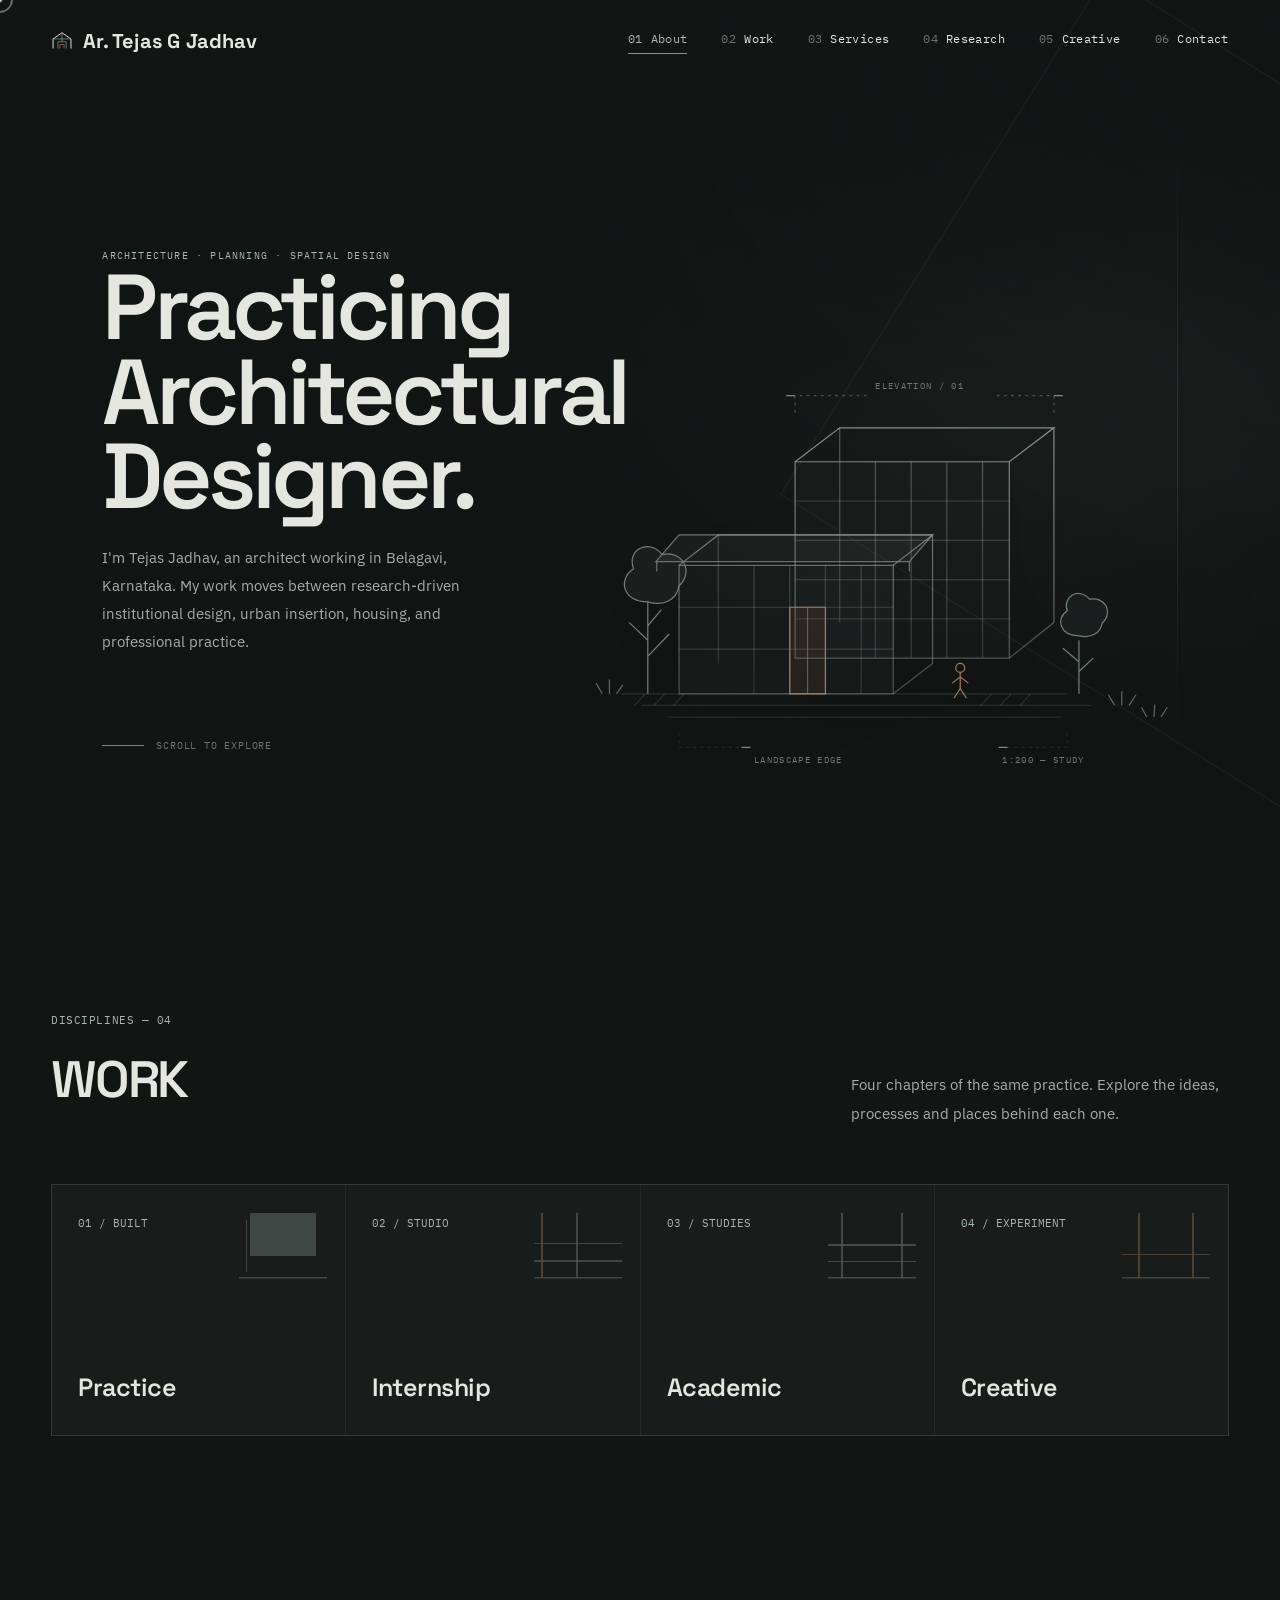
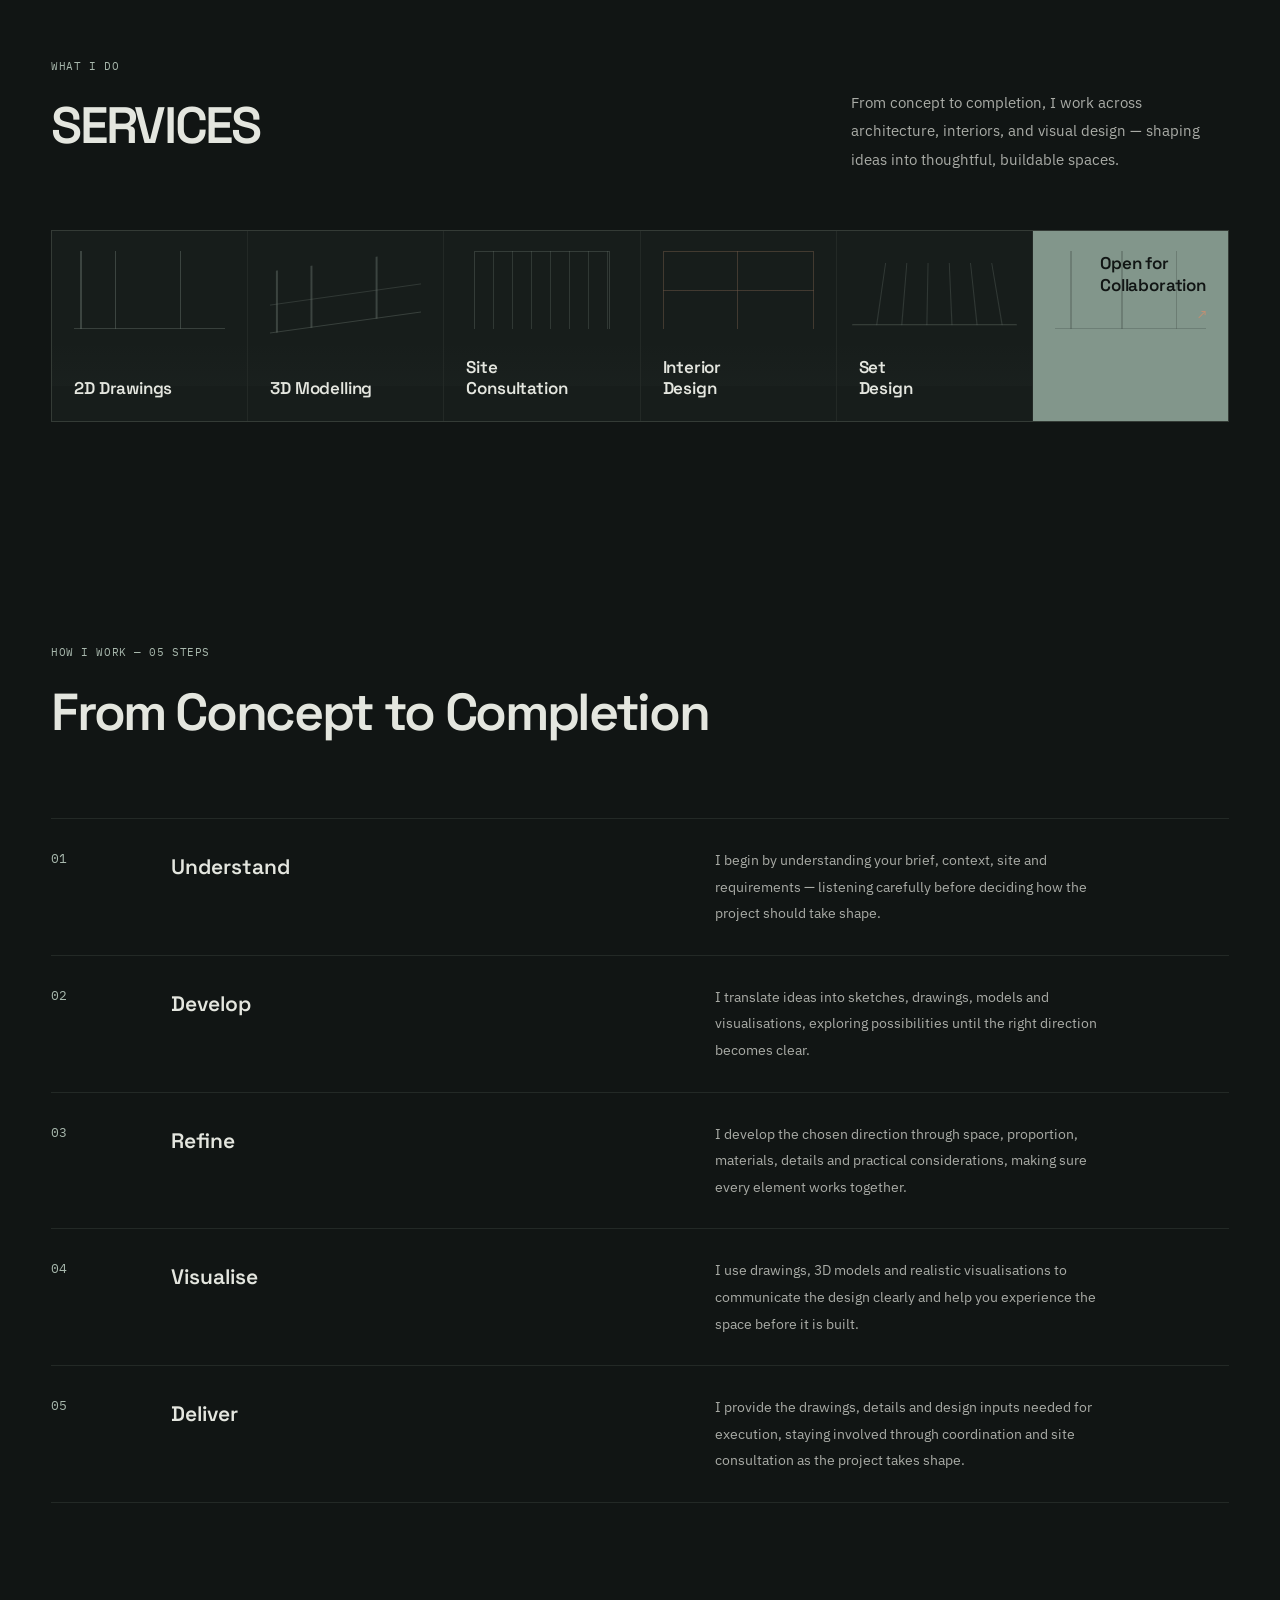
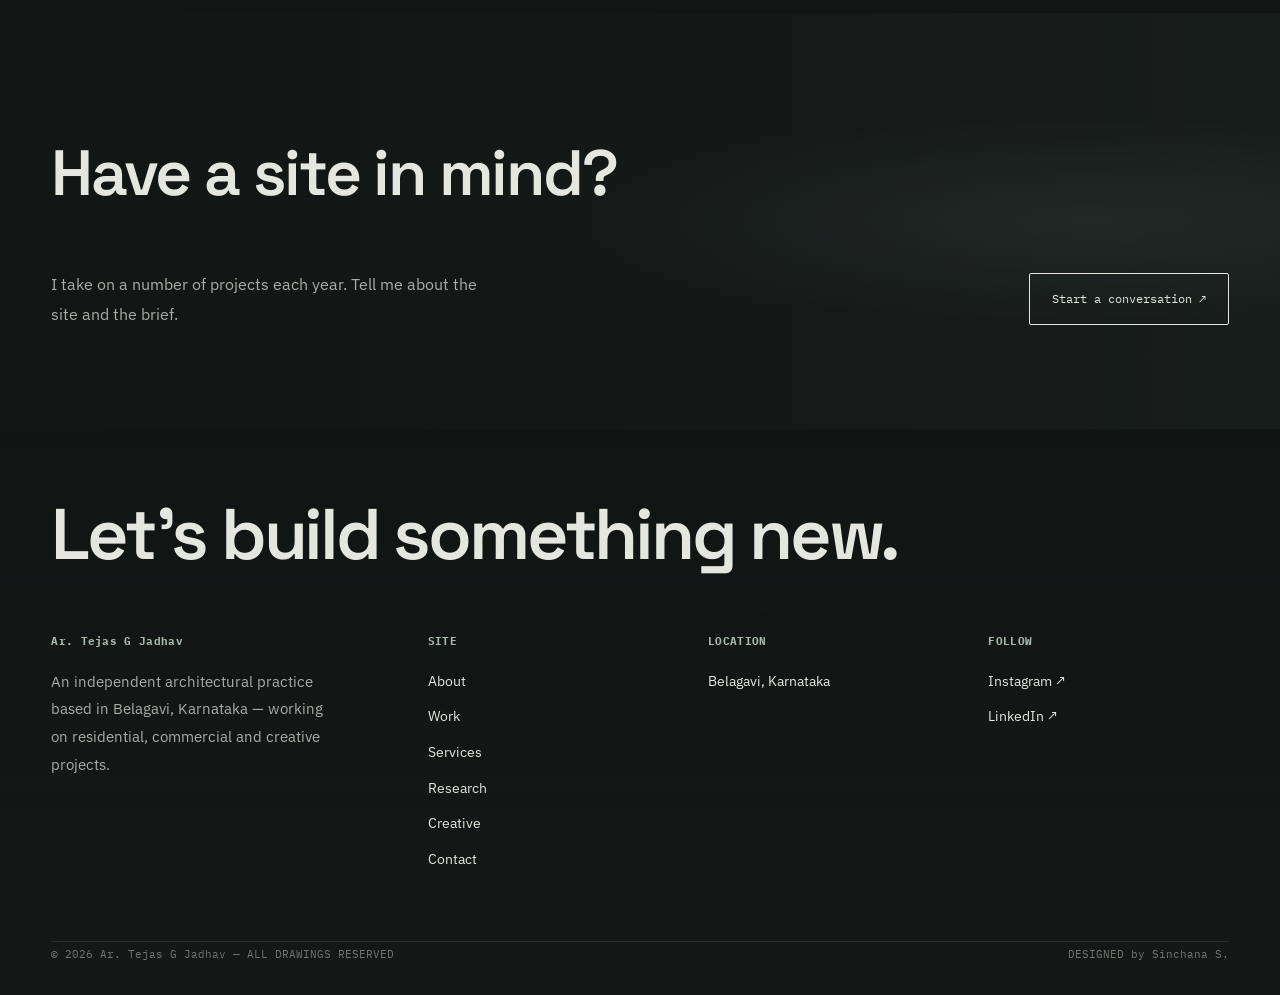
<file: index.html>
<!DOCTYPE html>
<html lang="en">
<head>
<meta charset="UTF-8">
<meta name="viewport" content="width=device-width, initial-scale=1.0">
<title>Architecture — Tejas G Jadhav</title>
<meta name="description" content="I'm Tejas Jadhav, an architect working between Belagavi and Bagalkot. My work moves between research-driven institutional design, urban insertion, housing, and hands-on residential practice.">
<link rel="preconnect" href="https://fonts.googleapis.com">
<link rel="preconnect" href="https://fonts.gstatic.com" crossorigin>
<link href="https://fonts.googleapis.com/css2?family=Space+Grotesk:wght@500;600;700&family=IBM+Plex+Sans:wght@400;500&family=IBM+Plex+Mono:wght@400;500&display=swap" rel="stylesheet">
<link rel="stylesheet" href="style.css">
</head>
<body>
<div class="blueprint" aria-hidden="true"></div>
<div class="cursor" aria-hidden="true"></div>

<header class="site-header">
  <a href="index.html" class="brand" aria-label="Tejas G Jadhav home">
    <svg viewBox="0 0 32 32" fill="none" aria-hidden="true"><path d="M3 27V13L16 4L29 13V27" stroke="var(--ink)" stroke-width="1.4"/><path d="M10 27V17H22V27M16 4V17M3 13H29" stroke="var(--accent)" stroke-width="1.1"/><path d="M13 27V21H19V27" stroke="var(--copper)" stroke-width="1.1"/></svg>
    Ar. Tejas G Jadhav
  </a>
  <nav class="site-nav" aria-label="Main navigation">
    <a href="index.html" class="is-active"><span>01</span>About</a>
    <a href="work.html"><span>02</span>Work</a>
    <a href="index.html#services"><span>03</span>Services</a>
    <a href="research.html"><span>04</span>Research</a>
    <a href="set.html"><span>05</span>Creative</a>
    <a href="contact.html"><span>06</span>Contact</a>
  </nav>
  <button class="nav-toggle" aria-label="Open navigation menu" aria-expanded="false"><span></span><span></span><span></span></button>
</header>

<main>
  <section class="hero">
    <!-- Custom architectural elevation: stepped volumes, glazing, trees and ground line -->
    <svg class="hero-plan" viewBox="0 0 760 570" fill="none" role="img" aria-label="Minimal line drawing of contemporary buildings in a landscaped setting">
      <defs>
        <linearGradient id="elevationFade" x1="380" y1="70" x2="380" y2="530" gradientUnits="userSpaceOnUse"><stop stop-color="#A8B8AD"/><stop offset="1" stop-color="#A8B8AD" stop-opacity=".25"/></linearGradient>
        <pattern id="glassLines" width="22" height="22" patternUnits="userSpaceOnUse"><path d="M0 0V22M0 0H22" stroke="#A8B8AD" stroke-opacity=".42" stroke-width=".7"/></pattern>
      </defs>
      <g stroke="url(#elevationFade)" stroke-width="1.35">
        <!-- rear block -->
        <path d="M260 170H500V390H260Z" fill="#82968B" fill-opacity=".035"/>
        <path d="M260 170L310 132H550L500 170M500 170L550 132V350L500 390"/>
        <path d="M310 132V350M350 170V390M390 170V390M430 170V390M470 170V390" stroke-opacity=".55"/>
        <path d="M260 214H500M260 258H500M260 302H500M260 346H500" stroke-opacity=".42"/>
        <!-- front low pavilion -->
        <path d="M130 286H370V430H130Z" fill="#82968B" fill-opacity=".055"/>
        <path d="M130 286L174 252H414L370 286M370 286L414 252V396L370 430"/>
        <path d="M174 252V396M214 286V430M254 286V430M294 286V430M334 286V430" stroke-opacity=".5"/>
        <path d="M130 333H370M130 380H370" stroke-opacity=".5"/>
        <!-- deep entrance / glass -->
        <path d="M254 333H294V430H254Z" fill="#AD765A" fill-opacity=".12" stroke="#C18F73"/>
        <path d="M274 333V430" stroke="#C18F73" stroke-opacity=".6"/>
        <!-- canopy -->
        <path d="M104 282H388L414 252H130L104 282Z" fill="#A8B8AD" fill-opacity=".07"/>
        <path d="M105 282V293M388 282V293"/>
        <!-- plinth and landscape -->
        <path d="M65 430H565M88 443H592M118 456H558" stroke-opacity=".48"/>
        <path d="M92 430L80 443M114 430L102 443M136 430L124 443M480 430L468 443M502 430L490 443M524 430L512 443" stroke-opacity=".5"/>
        <!-- tree left -->
        <path d="M95 430V340M95 370L74 350M95 388L119 363M95 354L110 336" stroke="#82968B"/>
        <path d="M95 327C67 327 61 302 79 290C71 269 96 255 111 274C134 269 147 293 130 309C127 326 111 332 95 327Z" fill="#82968B" fill-opacity=".10" stroke="#82968B"/>
        <path d="M95 327V340" stroke="#82968B"/>
        <!-- smaller tree right -->
        <path d="M578 430V370M578 394L560 379M578 405L594 390" stroke="#82968B"/>
        <path d="M578 365C557 365 551 346 565 337C559 321 578 310 590 324C608 321 617 339 604 351C602 363 590 368 578 365Z" fill="#82968B" fill-opacity=".08" stroke="#82968B"/>
        <!-- grass strokes -->
        <path d="M44 430L37 418M52 430L52 414M60 430L67 420M618 443L611 431M626 443L626 427M634 443L642 431M654 456L648 445M662 456L663 442M670 456L677 445" stroke="#82968B" stroke-opacity=".8"/>
        <!-- scale figure -->
        <circle cx="445" cy="401" r="5" stroke="#C18F73"/><path d="M445 406V424M445 411L436 418M445 411L454 418M445 424L438 435M445 424L452 435" stroke="#C18F73"/>
        <!-- annotation ticks -->
        <path d="M260 115V96H342M550 115V96H485M130 474V490H210M565 474V490H488" stroke-opacity=".45" stroke-dasharray="3 5"/>
        <path d="M250 96H260M550 96H560M200 490H210M488 490H498" stroke="#C18F73"/>
      </g>
      <g fill="#A8B8AD" fill-opacity=".72" font-family="IBM Plex Mono, monospace" font-size="10" letter-spacing="1.5">
        <text x="350" y="89">ELEVATION / 01</text><text x="214" y="508">LANDSCAPE EDGE</text><text x="492" y="508">1:200 — STUDY</text>
      </g>
    </svg>
    <div class="wrap">
      <p class="hero-kicker">ARCHITECTURE · PLANNING · SPATIAL DESIGN</p>
      <h1>Practicing<br>Architectural<br>Designer.</h1>
      <p class="hero-sub">I'm Tejas Jadhav, an architect working in Belagavi, Karnataka. My work moves between research-driven institutional design, urban insertion, housing, and professional practice.</p>
      <div class="hero-foot"><div class="scroll-cue">SCROLL TO EXPLORE</div></div>
    </div>
  </section>

  <section class="section">
    <div class="wrap">
      <div class="section-head reveal"><div><p class="tag">DISCIPLINES — 04</p><h2>WORK</h2></div><p>Four chapters of the same practice. Explore the ideas, processes and places behind each one.</p></div>
      <div class="cat-grid reveal">
        <a class="cat" href="work.html?category=practice"><span class="cat-num">01 / BUILT</span><div><h3>Practice</h3><p>Houses I've built or am building — site supervision, material choices, and the parts drawings don't show.</p></div></a>
        <a class="cat" href="work.html?category=internship"><span class="cat-num">02 / STUDIO</span><div><h3>Internship</h3><p>Time spent in other studios, under other architects, learning how a practice actually runs.</p></div></a>
        <a class="cat" href="work.html?category=academic"><span class="cat-num">03 / STUDIES</span><div><h3>Academic</h3><p>The projects with no client and no budget — just a brief, a site, and ten semesters to think.</p></div></a>
        <a class="cat" href="set.html?category=creative"><span class="cat-num">04 / EXPERIMENT</span><div><h3>Creative</h3><p>Set design for theatre and film — spatial thinking without the constraint of it having to stand for fifty years.</p></div></a>
      </div>
    </div>
  </section>

  <section class="section" id="services">
    <div class="wrap">
      <div class="section-head reveal"><div><p class="tag">WHAT I DO</p><h2>SERVICES</h2></div><p>From concept to completion, I work across architecture, interiors, and visual design — shaping ideas into thoughtful, buildable spaces.</p></div>
      <div class="bubble-grid reveal">
        <a href="contact.html" class="bubble"><span class="bubble-label">2D Drawings</span></a>
        <a href="contact.html" class="bubble"><span class="bubble-label">3D Modelling</span></a>
        <a href="contact.html" class="bubble"><span class="bubble-label">Site<br>Consultation</span></a>
        <a href="contact.html" class="bubble"><span class="bubble-label">Interior<br>Design</span></a>
        <a href="contact.html" class="bubble"><span class="bubble-label">Set<br>Design</span></a>
        <a href="contact.html" class="bubble bubble-collab"><span class="bubble-label">Open for<br>Collaboration</span><span class="bubble-arrow">↗</span></a>
      </div>
    </div>
  </section>

  <section class="section">
    <div class="wrap">
      <div class="section-head reveal"><div><p class="tag">HOW I WORK — 05 STEPS</p><h2 class="one-line">From Concept to Completion</h2></div></div>
      <div class="process reveal">
        <div class="pstep"><span class="n">01</span><h4>Understand</h4><p>I begin by understanding your brief, context, site and requirements — listening carefully before deciding how the project should take shape.</p></div>
        <div class="pstep"><span class="n">02</span><h4>Develop</h4><p>I translate ideas into sketches, drawings, models and visualisations, exploring possibilities until the right direction becomes clear.</p></div>
        <div class="pstep"><span class="n">03</span><h4>Refine</h4><p>I develop the chosen direction through space, proportion, materials, details and practical considerations, making sure every element works together.</p></div>
        <div class="pstep"><span class="n">04</span><h4>Visualise</h4><p>I use drawings, 3D models and realistic visualisations to communicate the design clearly and help you experience the space before it is built.</p></div>
        <div class="pstep"><span class="n">05</span><h4>Deliver</h4><p>I provide the drawings, details and design inputs needed for execution, staying involved through coordination and site consultation as the project takes shape.</p></div>
      </div>
    </div>
  </section>

  <section class="cta-band"><div class="wrap reveal"><h2>Have a site in mind?</h2><div class="cta-row"><p style="max-width:44ch;color:var(--ink-70);font-size:16px;">I take on a number of projects each year. Tell me about the site and the brief.</p><a href="contact.html" class="btn"><span>Start a conversation ↗</span></a></div></div></section>
</main>

<footer><div class="wrap">
  <div class="foot-big reveal">Let's build something new.</div>
  <div class="foot-grid" style="margin-top:60px;">
    <div><h5>Ar. Tejas G Jadhav</h5><p style="max-width:32ch;color:var(--ink-70);font-size:14.5px;">An independent architectural practice based in Belagavi, Karnataka — working on residential, commercial and creative projects.</p></div>
    <div><h5>SITE</h5><ul><li><a href="index.html">About</a></li><li><a href="work.html">Work</a></li><li><a href="index.html#services">Services</a></li><li><a href="research.html">Research</a></li><li><a href="set.html">Creative</a></li><li><a href="contact.html">Contact</a></li></ul></div>
    <div><h5>LOCATION</h5><ul><li>Belagavi, Karnataka</li></ul></div>
    <div><h5>FOLLOW</h5><ul><li><a href="https://www.instagram.com/jadhav.tejas__?stkn=MXV4OHNqcGVzbnhxZA==" target="_blank" rel="noopener noreferrer">Instagram ↗</a></li><li><a href="https://www.linkedin.com/in/tejas-jadhav-109026256/" target="_blank" rel="noopener noreferrer">LinkedIn ↗</a></li></ul></div>
  </div>
  <div class="foot-bottom"><span>© 2026 Ar. Tejas G Jadhav — ALL DRAWINGS RESERVED</span><span>DESIGNED by Sinchana S.</span></div>
</div></footer>
<script src="script.js"></script>
</body>
</html>
</file>
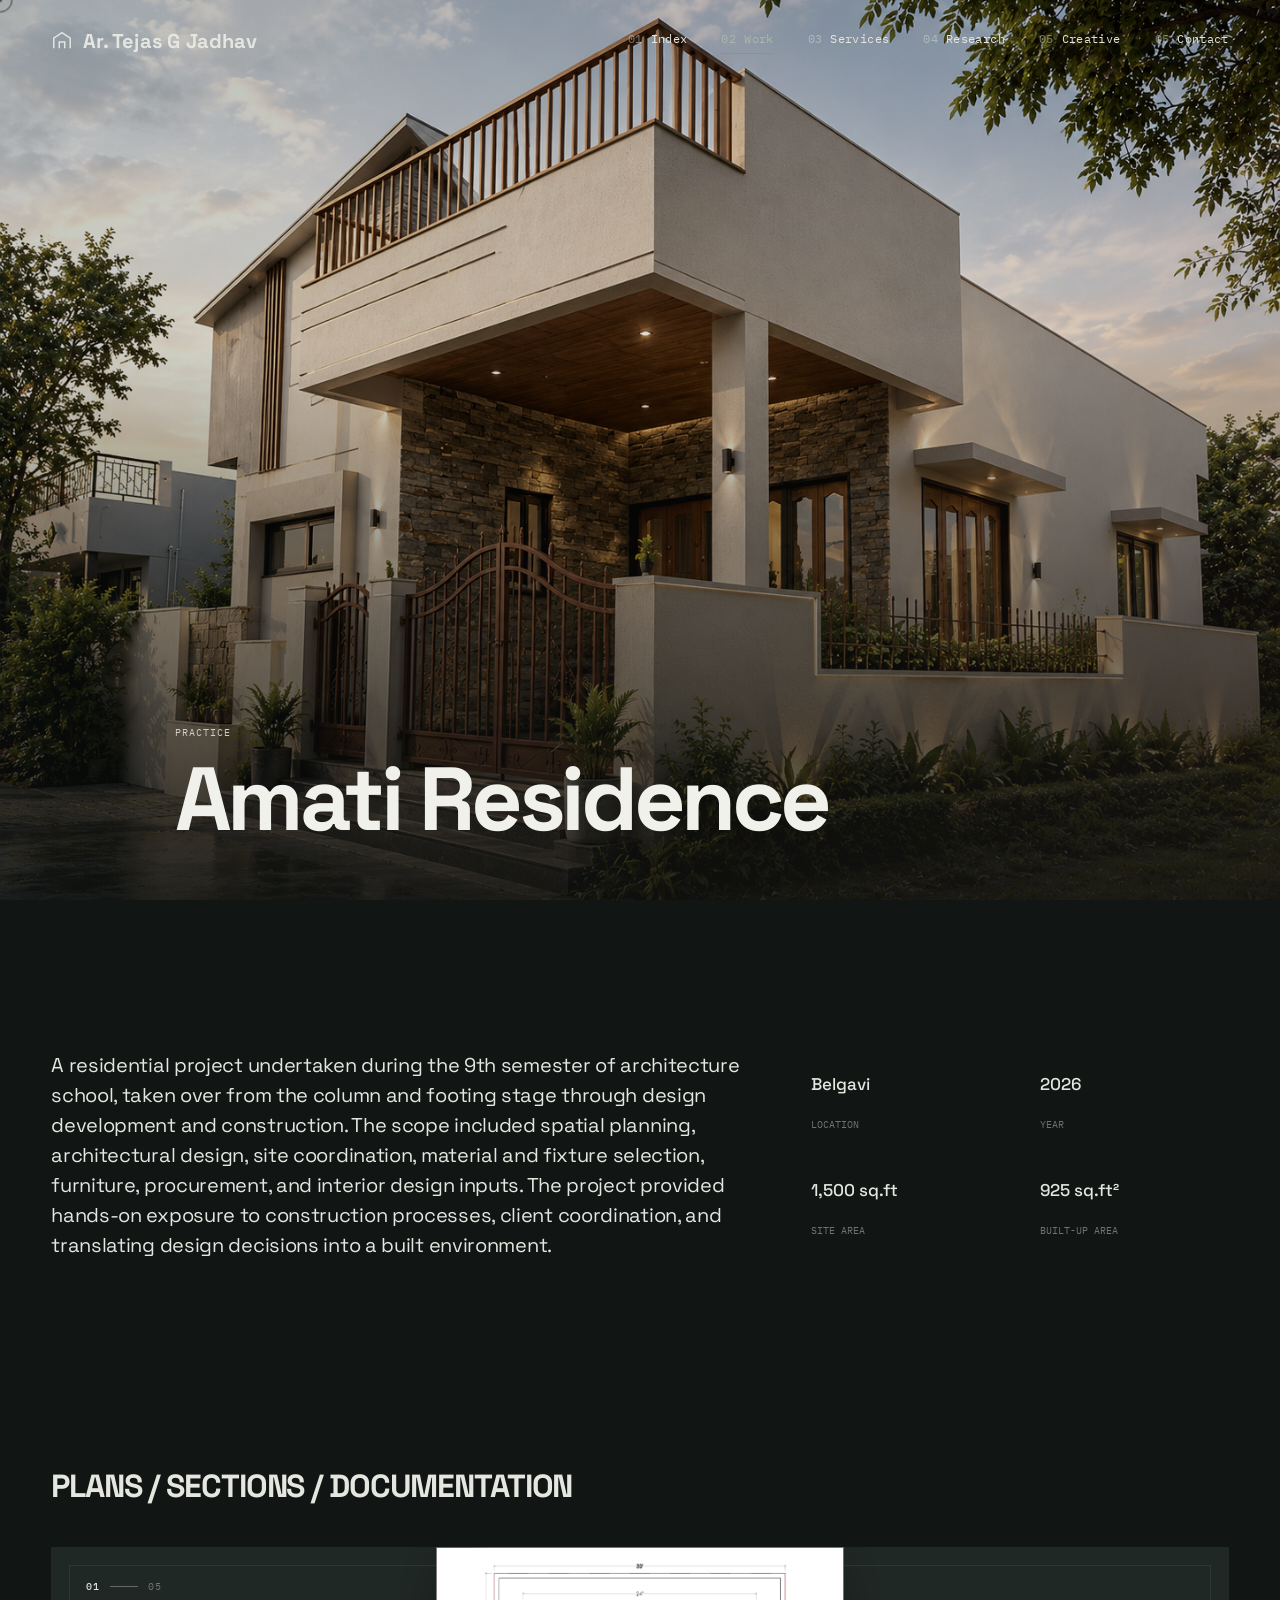
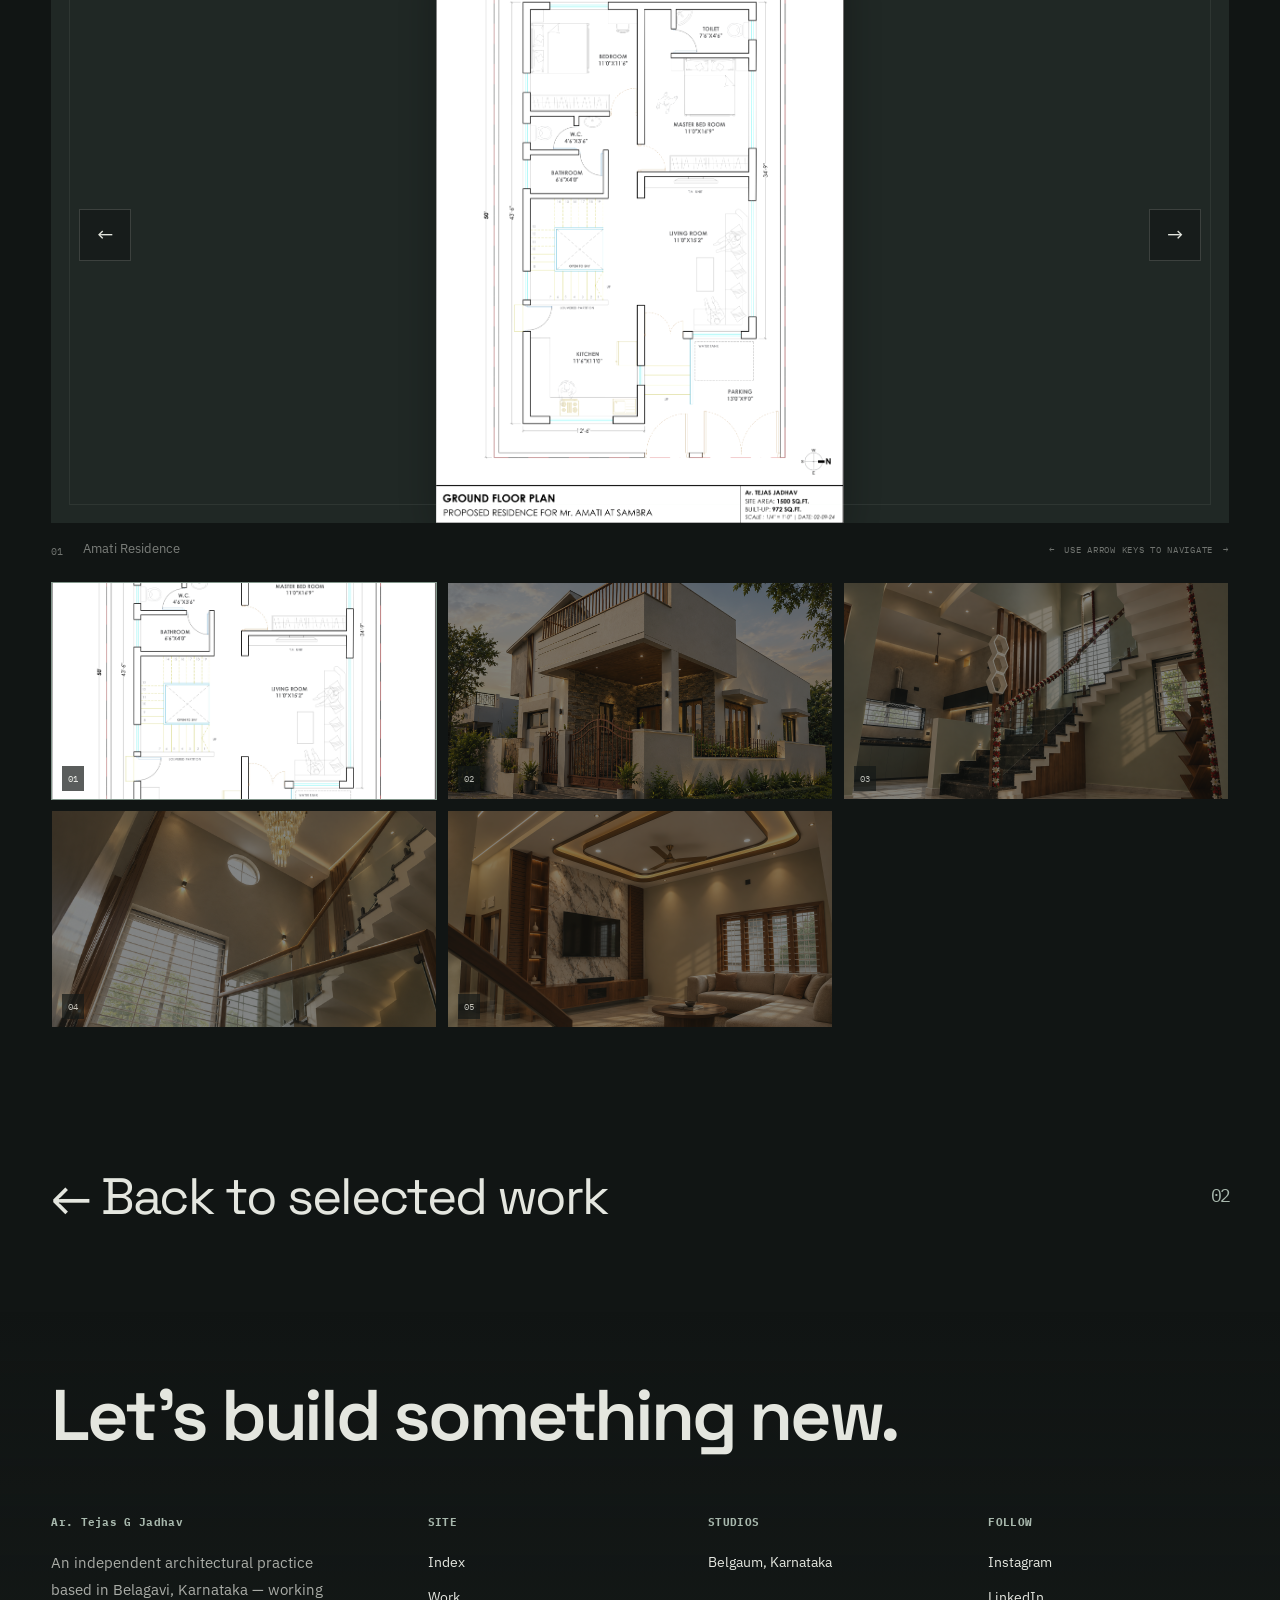
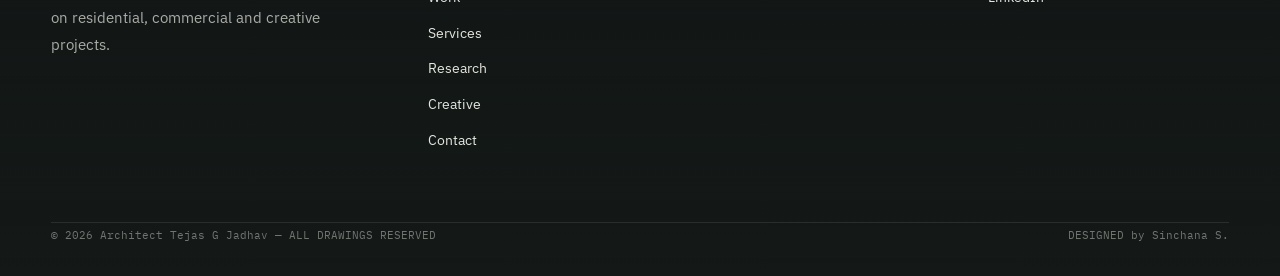
<file: amati.html>
<!DOCTYPE html>
<html lang="en">

<head>
<meta charset="UTF-8">
<meta name="viewport" content="width=device-width, initial-scale=1.0">

<title>Amati Residence</title>

<meta name="description"
content="Amati Residence in Belgavi Karnataka.">

<link rel="preconnect" href="https://fonts.googleapis.com">

<link href="https://fonts.googleapis.com/css2?family=Space+Grotesk:wght@500;700&family=IBM+Plex+Sans:wght@400;500&family=IBM+Plex+Mono:wght@400;500&display=swap"
rel="stylesheet">

<link rel="stylesheet" href="style.css">
</head>


<body>

<div class="blueprint"></div>
<div class="cursor"></div>


<!-- ============================================================
     HEADER
============================================================ -->

<header class="site-header">

  <a href="index.html" class="brand">

    <svg viewBox="0 0 24 24" fill="none">
      <path d="M3 20V9L12 3L21 9V20"
            stroke="var(--ink)"
            stroke-width="1.6"/>

      <path d="M9 20V13H15V20"
            stroke="var(--ink)"
            stroke-width="1.6"/>
    </svg>

    Ar. Tejas G Jadhav

  </a>


  <nav class="site-nav">

    <a href="index.html">
      <span>01</span>Index
    </a>

    <a href="work.html" class="is-active">
      <span>02</span>Work
    </a>

    <a href="services.html">
      <span>03</span>Services
    </a>

    <a href="research.html">
      <span>04</span>Research
    </a>

     <a href="set.html">
      <span>05</span>Creative
    </a>

    <a href="contact.html">
      <span>05</span>Contact
    </a>

  </nav>


  <button class="nav-toggle" aria-label="Menu">
    <span></span>
    <span></span>
    <span></span>
  </button>

</header>



<main class="project-page">


<!-- ============================================================
     PROJECT HEADER
============================================================ -->

<section class="project-hero project-hero--image">

  <div class="project-hero-media">
    <img src="docs/AMATI1 (1).png" alt="Amati">
  </div>

  <div class="wrap">

    <div class="project-hero-grid">

      <div class="reveal">

        <p class="project-kicker">
          Practice
        </p>

        <h1 class="project-title">
         Amati Residence
        </h1>

      </div>

    </div>

  </div>

</section>


<!-- ============================================================
     DESCRIPTION + INFORMATION
============================================================ -->

<section class="section">

  <div class="wrap">

    <div class="project-information">

      <div class="project-description reveal">

        <p>
          A residential project undertaken during the 9th semester of architecture school, taken over from the column and footing stage through design development and construction. The scope included spatial planning, architectural design, site coordination, material and fixture selection, furniture, procurement, and interior design inputs. The project provided hands-on exposure to construction processes, client coordination, and translating design decisions into a built environment.
        </p>

      </div>


      <div class="project-details reveal">

        <div class="project-detail">
          <b>Belgavi</b>
          <span>Location</span>
        </div>

        <div class="project-detail">
          <b>2026</b>
          <span>Year</span>
        </div>

        <div class="project-detail">
          <b>1,500 sq.ft</b>
          <span>Site Area</span>
        </div>

        <div class="project-detail">
          <b>925 sq.ft²</b>
          <span>Built-up Area</span>
        </div>


      </div>

    </div>

  </div>

</section>





<section class="project-gallery">

  <div class="wrap">

    <div class="project-gallery-head">
      <div>
        
        <h2>PLANS / SECTIONS / DOCUMENTATION</h2>
      </div>

      
    </div>

    <div class="drawing-viewer">

      <!-- Main drawing -->
      <div class="drawing-stage">

        <div class="drawing-counter">
          <span class="ps-current">01</span>
          <span class="counter-line"></span>
          <span class="ps-total">07</span>
        </div>

        <button class="drawing-arrow drawing-prev" aria-label="Previous drawing">
          ←
        </button>

        <div class="drawing-slides">

          <div class="ps-slide">
            <img
              src="images/amati.jpg"
              alt="Amati"
            >
          </div>

          <div class="ps-slide active">
            <img
              src="docs/AMATI1 (1).png"
              alt="Amati"
            >
          </div>

          <div class="ps-slide">
            <img
              src="docs/AMATI1 (2).png"
              alt="Amati"
            >
          </div>

          <div class="ps-slide">
            <img
              src="docs/AMATI1 (4).png"
              alt="Amati"
            >
          </div>

             <div class="ps-slide">
            <img
              src="docs/AMATI1 (5).png"
              alt="Amati"
            >
          </div>

          <!-- Add more drawings here -->

        </div>

        <button class="drawing-arrow drawing-next" aria-label="Next drawing">
          →
        </button>

      </div>


      <!-- Caption -->
      <div class="drawing-information">

        <div class="drawing-title">
          <span class="drawing-index">01</span>

          <div>
            
            <p>Amati Residence</p>
          </div>
        </div>

        <div class="drawing-instruction">
          <span>←</span>
          <span>USE ARROW KEYS TO NAVIGATE</span>
          <span>→</span>
        </div>

      </div>


      <!-- Thumbnails -->
      <div class="drawing-thumbnails">

        <button class="drawing-thumb active" data-index="0">
          <img src="images/amati.jpg" alt="">
          <span>01</span>
        </button>

        <button class="drawing-thumb active" data-index="0">
          <img src="docs/AMATI1 (1).png" alt="">
          <span>02</span>
        </button>

        <button class="drawing-thumb" data-index="1">
          <img src="docs/AMATI1 (2).png" alt="">
          <span>03</span>
        </button>

        <button class="drawing-thumb" data-index="2">
          <img src="docs/AMATI1 (4).png" alt="">
          <span>04</span>
        </button>

         <button class="drawing-thumb" data-index="1">
          <img src="docs/AMATI1 (5).png" alt="">
          <span>05</span>
        </button>

        <!-- Add more thumbnails -->

      </div>

    </div>

  </div>

</section>


<!-- ============================================================
     BACK TO WORK
============================================================ -->

<section class="project-next">

  <div class="wrap">

    <a href="work.html">

      <span>
        ← Back to selected work
      </span>

      <span class="project-next-arrow">
        02
      </span>

    </a>

  </div>

</section>


</main>



<!-- ============================================================
     FOOTER
============================================================ -->

<footer>

  <div class="wrap">

    <div class="foot-big reveal">
      Let's build<br>
      something new.
    </div>


    <div class="foot-grid" style="margin-top:60px;">

      <div>

        <h5>Ar. Tejas G Jadhav</h5>

        <p style="max-width:32ch; color:var(--ink-70); font-size:14.5px;">
         An independent architectural practice based in Belagavi, Karnataka — working on residential, commercial and creative projects.
        </p>

      </div>


      <div>

        <h5>SITE</h5>

        <ul>

          <li><a href="index.html">Index</a></li>
          <li><a href="work.html">Work</a></li>
          <li><a href="services.html">Services</a></li>
          <li><a href="research.html">Research</a></li>
            <li><a href="set.html">Creative</a></li>
          <li><a href="contact.html">Contact</a></li>

        </ul>

      </div>


      <div>

        <h5>STUDIOS</h5>

        <ul>

          <li>Belgaum, Karnataka</li>
          
        </ul>

      </div>


      <div>

        <h5>FOLLOW</h5>

        <ul>

          <li><a href="https://www.instagram.com/jadhav.tejas__?stkn=MXV4OHNqcGVzbnhxZA==">Instagram</a></li>
          <li><a href="https://www.linkedin.com/in/tejas-jadhav-109026256/">LinkedIn</a></li>
          

        </ul>

      </div>

    </div>


    <div class="foot-bottom">

      <span>
        © 2026 Architect Tejas G Jadhav — ALL DRAWINGS RESERVED
      </span>

      <span>
        DESIGNED by Sinchana S. 
      </span>

    </div>

  </div>

</footer>





<script src="script.js"></script>

<script>
document.addEventListener("DOMContentLoaded", () => {

  const slides = document.querySelectorAll(".ps-slide");
  const prevBtn = document.querySelector(".drawing-prev");
  const nextBtn = document.querySelector(".drawing-next");

  const currentEl = document.querySelector(".ps-current");
  const totalEl = document.querySelector(".ps-total");

  const captionEl = document.querySelector(".ps-caption");
  const drawingIndex = document.querySelector(".drawing-index");

  const thumbnails = document.querySelectorAll(".drawing-thumb");

  if (!slides.length) return;


  /* ------------------------------------------------------------
     DRAWING TITLES
     ------------------------------------------------------------ */

  const captions = [
    "Master Plan",
    "Site Plan",
    "Site Sections"
  ];


  let index = 0;

  totalEl.textContent =
    String(slides.length).padStart(2, "0");


  /* ------------------------------------------------------------
     SHOW SLIDE
     ------------------------------------------------------------ */

  function showSlide(newIndex) {

    index =
      (newIndex + slides.length) % slides.length;


    slides.forEach((slide, i) => {
      slide.classList.toggle(
        "active",
        i === index
      );
    });


    thumbnails.forEach((thumb, i) => {
      thumb.classList.toggle(
        "active",
        i === index
      );
    });


    const number =
      String(index + 1).padStart(2, "0");


    currentEl.textContent = number;

    drawingIndex.textContent = number;


    if (captions[index]) {
      captionEl.textContent = captions[index];
    }

  }


  /* ------------------------------------------------------------
     BUTTONS
     ------------------------------------------------------------ */

  nextBtn.addEventListener("click", () => {
    showSlide(index + 1);
  });


  prevBtn.addEventListener("click", () => {
    showSlide(index - 1);
  });


  /* ------------------------------------------------------------
     THUMBNAILS
     ------------------------------------------------------------ */

  thumbnails.forEach((thumb) => {

    thumb.addEventListener("click", () => {

      const newIndex =
        Number(thumb.dataset.index);

      showSlide(newIndex);

    });

  });


  /* ------------------------------------------------------------
     KEYBOARD
     ------------------------------------------------------------ */

  document.addEventListener("keydown", (e) => {

    if (e.key === "ArrowRight") {
      showSlide(index + 1);
    }

    if (e.key === "ArrowLeft") {
      showSlide(index - 1);
    }

  });


  /* ------------------------------------------------------------
     CLICK IMAGE TO OPEN LARGE
     ------------------------------------------------------------ */

  slides.forEach((slide) => {

    const image = slide.querySelector("img");

    image.addEventListener("click", () => {

      window.open(
        image.src,
        "_blank"
      );

    });

  });


  /* Initial state */
  showSlide(0);

});
</script>


</body>
</html>
</file>
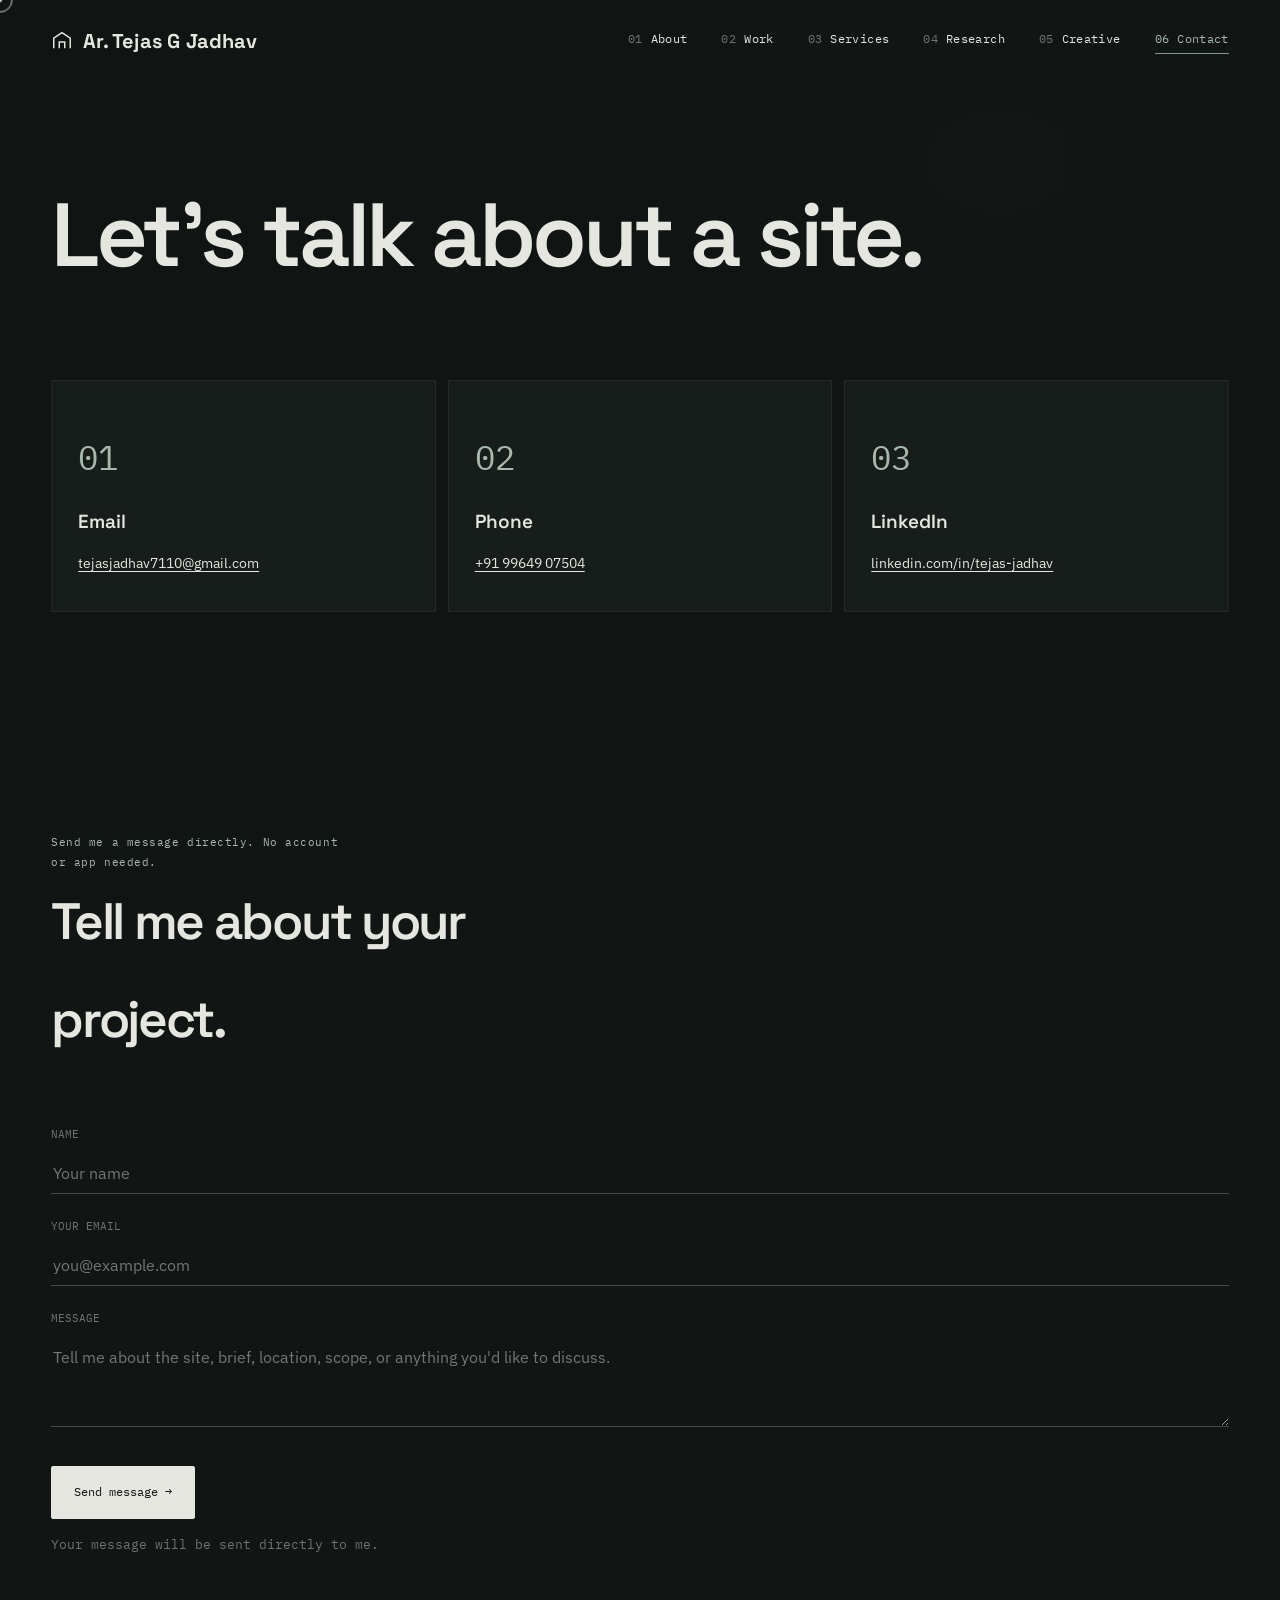
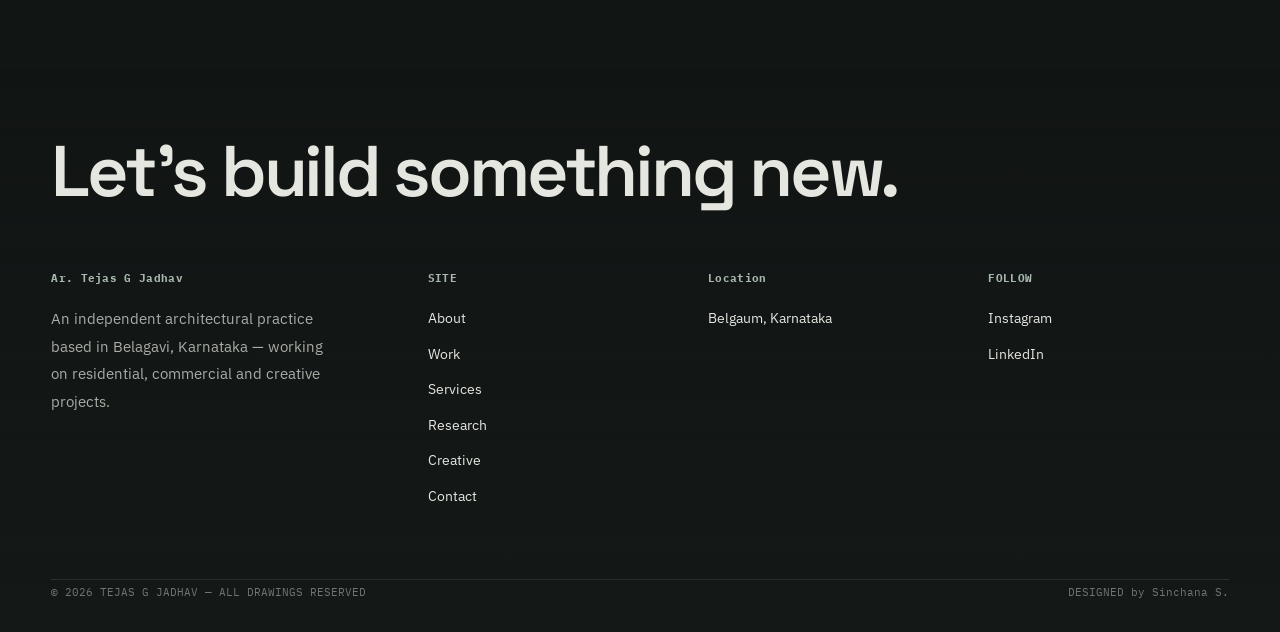
<file: contact.html>
<!DOCTYPE html>
<html lang="en">
<head>
<meta charset="UTF-8">
<meta name="viewport" content="width=device-width, initial-scale=1.0">

<title>Contact</title>

<meta
  name="description"
  content="Get in touch — email, phone, LinkedIn, or send a message directly."
>

<link rel="preconnect" href="https://fonts.googleapis.com">
<link
  href="https://fonts.googleapis.com/css2?family=Space+Grotesk:wght@500;700&family=IBM+Plex+Sans:wght@400;500&family=IBM+Plex+Mono:wght@400;500&display=swap"
  rel="stylesheet"
>

<link rel="stylesheet" href="style.css">
</head>

<body>

<div class="blueprint"></div>
<div class="cursor"></div>


<!-- =========================================================
     HEADER
========================================================= -->

<header class="site-header">

  <a href="index.html" class="brand">
    <svg viewBox="0 0 24 24" fill="none">
      <path
        d="M3 20V9L12 3L21 9V20"
        stroke="var(--ink)"
        stroke-width="1.6"
      />
      <path
        d="M9 20V13H15V20"
        stroke="var(--ink)"
        stroke-width="1.6"
      />
    </svg>

    Ar. Tejas G Jadhav
  </a>


  <nav class="site-nav">

    <a href="index.html">
      <span>01</span>About
    </a>

    <a href="work.html">
      <span>02</span>Work
    </a>

    <a href="index.html#services">
      <span>03</span>Services
    </a>

    <a href="work.html?category=research">
      <span>04</span>Research
    </a>
    <a href="set.html?category=creative">
      <span>05</span>Creative
    </a>

    <a href="contact.html" class="is-active">
      <span>06</span>Contact
    </a>

  </nav>


  <button class="nav-toggle" aria-label="Menu">
    <span></span>
    <span></span>
    <span></span>
  </button>

</header>



<!-- =========================================================
     MAIN CONTENT
========================================================= -->

<main>


  <!-- =======================================================
       CONTACT PAGE HEADER
  ======================================================== -->

  <section class="page-head">

    <div class="wrap reveal">

     

      <h1>
        Let's talk about a site.
      </h1>

    </div>

  </section>



  <!-- =======================================================
       DIRECT CONTACT
  ======================================================== -->

  <section
    class="section"
    style="padding-top:0; border-top:none;"
  >

    <div class="wrap">

      <div class="values reveal">


        <!-- EMAIL -->

        <div class="value">

          <p class="n">01</p>

          <h4>Email</h4>

          <p>

            <a
              href="mailto:tejasjadhav7110@gmail.com?subject=Project%20Enquiry%20—%20ARKHE"
              style="
                color:var(--ink);
                text-decoration:underline;
                text-underline-offset:3px;
              "
            >
              tejasjadhav7110@gmail.com
            </a>

          </p>

        </div>



        <!-- PHONE -->

        <div class="value">

          <p class="n">02</p>

          <h4>Phone</h4>

          <p>

            <a
              href="tel:+919964907504"
              style="
                color:var(--ink);
                text-decoration:underline;
                text-underline-offset:3px;
              "
            >
              +91 99649 07504
            </a>

          </p>

        </div>



        <!-- LINKEDIN -->

        <div class="value">

          <p class="n">03</p>

          <h4>LinkedIn</h4>

          <p>

            <a
              href="https://www.linkedin.com/in/tejas-jadhav-109026256/"
              target="_blank"
              rel="noopener"
              style="
                color:var(--ink);
                text-decoration:underline;
                text-underline-offset:3px;
              "
            >
              linkedin.com/in/tejas-jadhav
            </a>

          </p>

        </div>


      </div>

    </div>

  </section>



  <!-- =======================================================
       MESSAGE FORM
  ======================================================== -->

  <section class="section">

    <div class="wrap">


      <div class="section-head reveal">

        <div>

          <p class="tag">
            Send me a message directly. No account or app needed.
          </p>

          <h2>
            Tell me about your project.
          </h2>

        </div>


       
      </div>



      <!-- CONTACT FORM -->

     <form
  id="contact-form"
  action="https://formsubmit.co/tejasjadhav7110@gmail.com"
  method="POST"
>

        <input
          type="hidden"
          name="_subject"
          value="New enquiry — Ar. Tejas G Jadhav"
        >

        <input
          type="hidden"
          name="_template"
          value="table"
        >

        <input
          type="hidden"
          name="_captcha"
          value="false"
        >

        <input
          type="text"
          name="_honey"
          style="display:none"
          tabindex="-1"
          autocomplete="off"
        >


        <!-- NAME -->

        <div class="field">

          <label for="cf-name">
            NAME
          </label>

          <input
            id="cf-name"
            name="name"
            type="text"
            placeholder="Your name"
            required
          >

        </div>



        <!-- EMAIL -->

        <div class="field">

          <label for="cf-email">
            YOUR EMAIL
          </label>

          <input
            id="cf-email"
            name="email"
            type="email"
            placeholder="you@example.com"
            required
          >

        </div>



        <!-- MESSAGE -->

        <div class="field">

          <label for="cf-message">
            MESSAGE
          </label>

          <textarea
            id="cf-message"
            name="message"
            required
            placeholder="Tell me about the site, brief, location, scope, or anything you'd like to discuss."
          ></textarea>

        </div>



        <!-- SUBMIT -->

        <button
          type="submit"
          class="btn solid"
          style="margin-top:8px;"
        >
          <span>
            Send message →
          </span>
        </button>


        <p
          style="
            margin-top:14px;
            font-size:12.5px;
            color:var(--ink-45);
            font-family:var(--mono);
          "
        >
          Your message will be sent directly to me.
        </p>

      </form>



      <!-- SUCCESS MESSAGE -->

      <div
        id="form-success"
        class="form-success"
        style="display:none;"
      >

        <p class="tag">
          MESSAGE SENT
        </p>

        <h3>
          Thank you.
        </h3>

        <p>
          Your message has been sent successfully.
          I'll get back to you within two working days.
        </p>

      </div>


    </div>

  </section>


</main>



<!-- =========================================================
     FOOTER
========================================================= -->

<footer class="contact-footer">

  <div class="wrap">


    <!-- =====================================================
         LARGE FOOTER STATEMENT
    ====================================================== -->

    <div class="foot-big reveal">

      Let's build<br>
      something new.

    </div>



    <!-- =====================================================
         FOOTER GRID
    ====================================================== -->

    <div class="foot-grid">


      <!-- COLUMN 01 -->

      <div>

        <h5>
          Ar. Tejas G Jadhav
        </h5>

        <p class="foot-description">
          An independent architectural practice based in
          Belagavi, Karnataka — working on
          residential, commercial and creative projects.
        </p>

      </div>



      <!-- COLUMN 02 -->

      <div>

        <h5>
          SITE
        </h5>

        <ul>

          <li>
            <a href="index.html">
              About
            </a>
          </li>

          <li>
            <a href="work.html">
              Work
            </a>
          </li>

          <li>
            <a href="index.html#services">
              Services
            </a>
          </li>

          <li>
            <a href="work.html?category=research">
              Research
            </a>
          </li>

           <li>
            <a href="set.html?category=creative">
              Creative
            </a>
          </li>


          <li>
            <a href="contact.html">
              Contact
            </a>
          </li>

        </ul>

      </div>



      <!-- COLUMN 03 -->

      <div>

        <h5>
          Location
        </h5>

        <ul>

          <li>
            Belgaum, Karnataka
          </li>

        </ul>

      </div>



      <!-- COLUMN 04 -->

      <div>

        <h5>
          FOLLOW
        </h5>

        <ul>

          <li>

            <a
              href="https://www.instagram.com/jadhav.tejas__?stkn=MXV4OHNqcGVzbnhxZA=="
              target="_blank"
              rel="noopener"
            >
              Instagram
            </a>

          </li>


          <li>

            <a
              href="https://www.linkedin.com/in/tejas-jadhav-109026256/"
              target="_blank"
              rel="noopener"
            >
              LinkedIn
            </a>

          </li>

        </ul>

      </div>


    </div>



    <!-- =====================================================
         FOOTER BOTTOM
    ====================================================== -->

    <div class="foot-bottom">

      <span>
        © 2026 TEJAS G JADHAV — ALL DRAWINGS RESERVED
      </span>

      <span>
        DESIGNED by Sinchana S. 
      </span>

    </div>


  </div>

</footer>



<!-- =========================================================
     SCRIPT
========================================================= -->

<script src="script.js"></script>

</body>
</html>
</file>
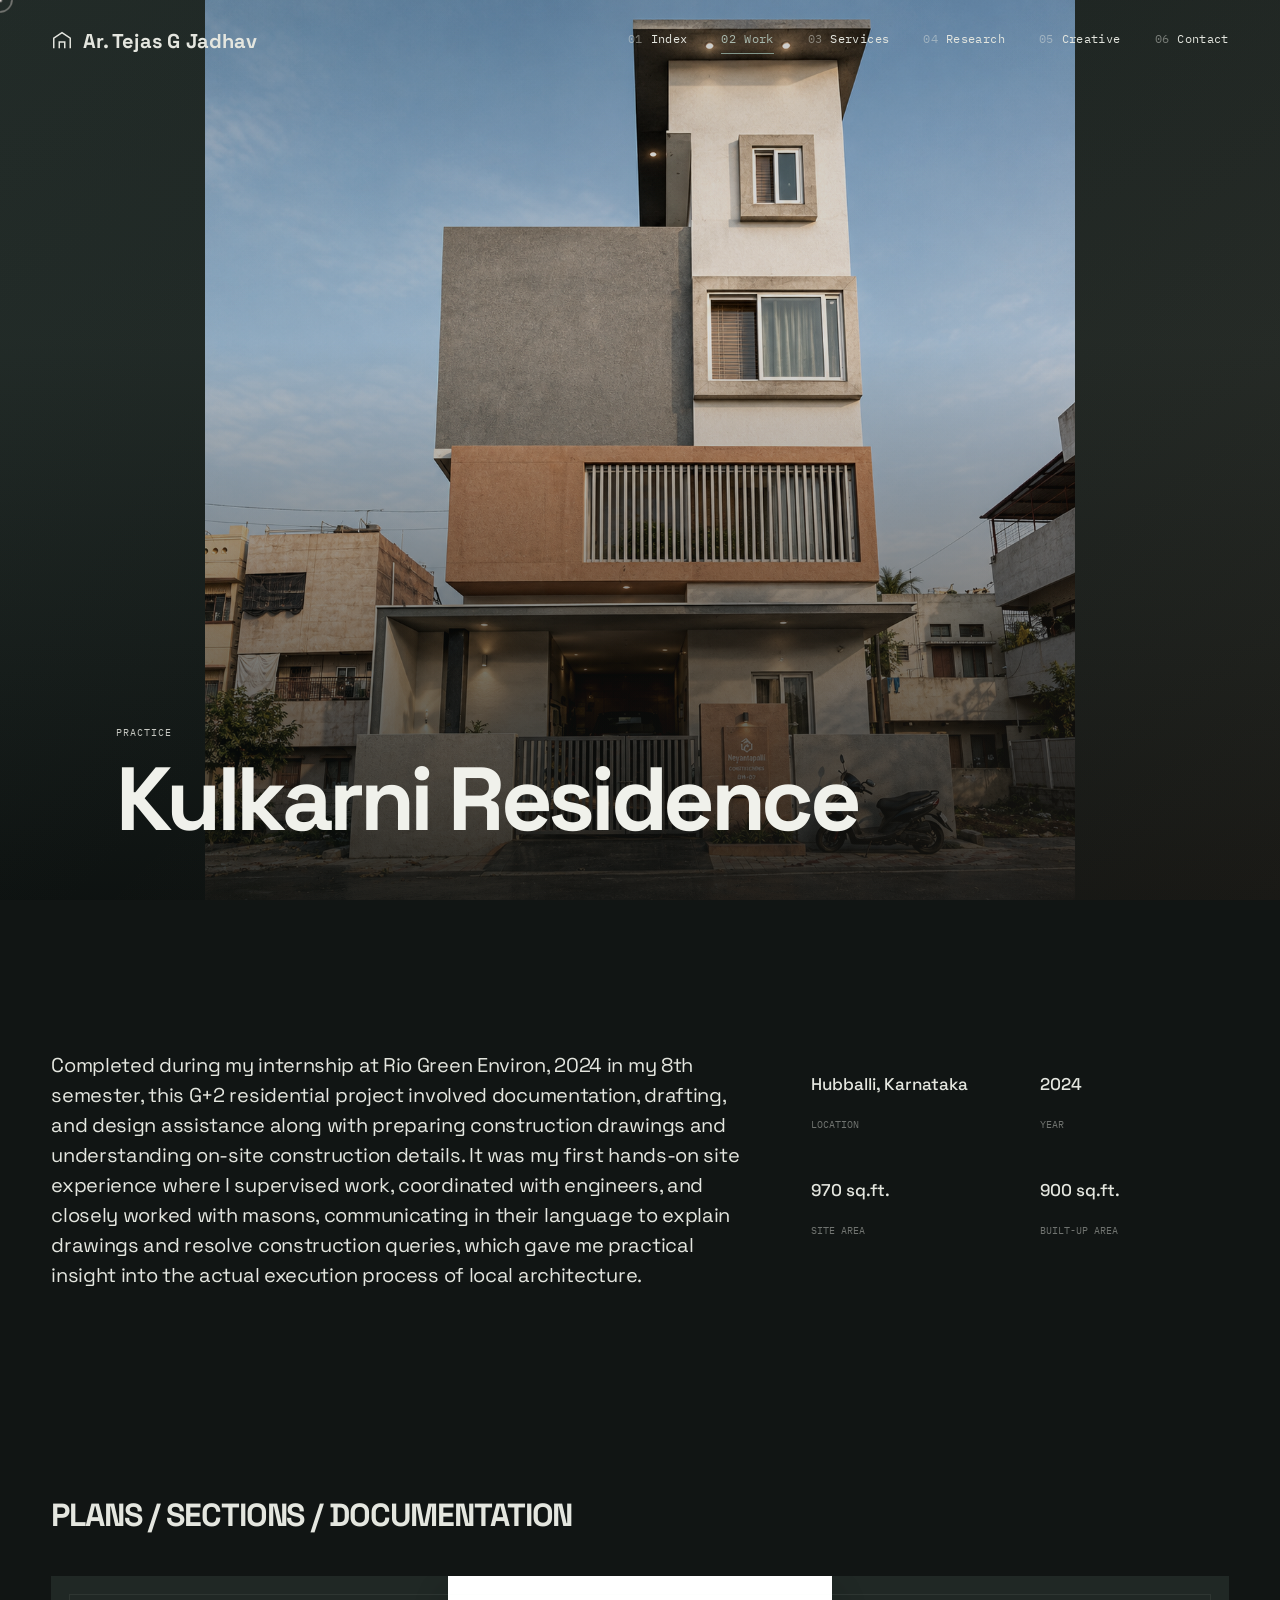
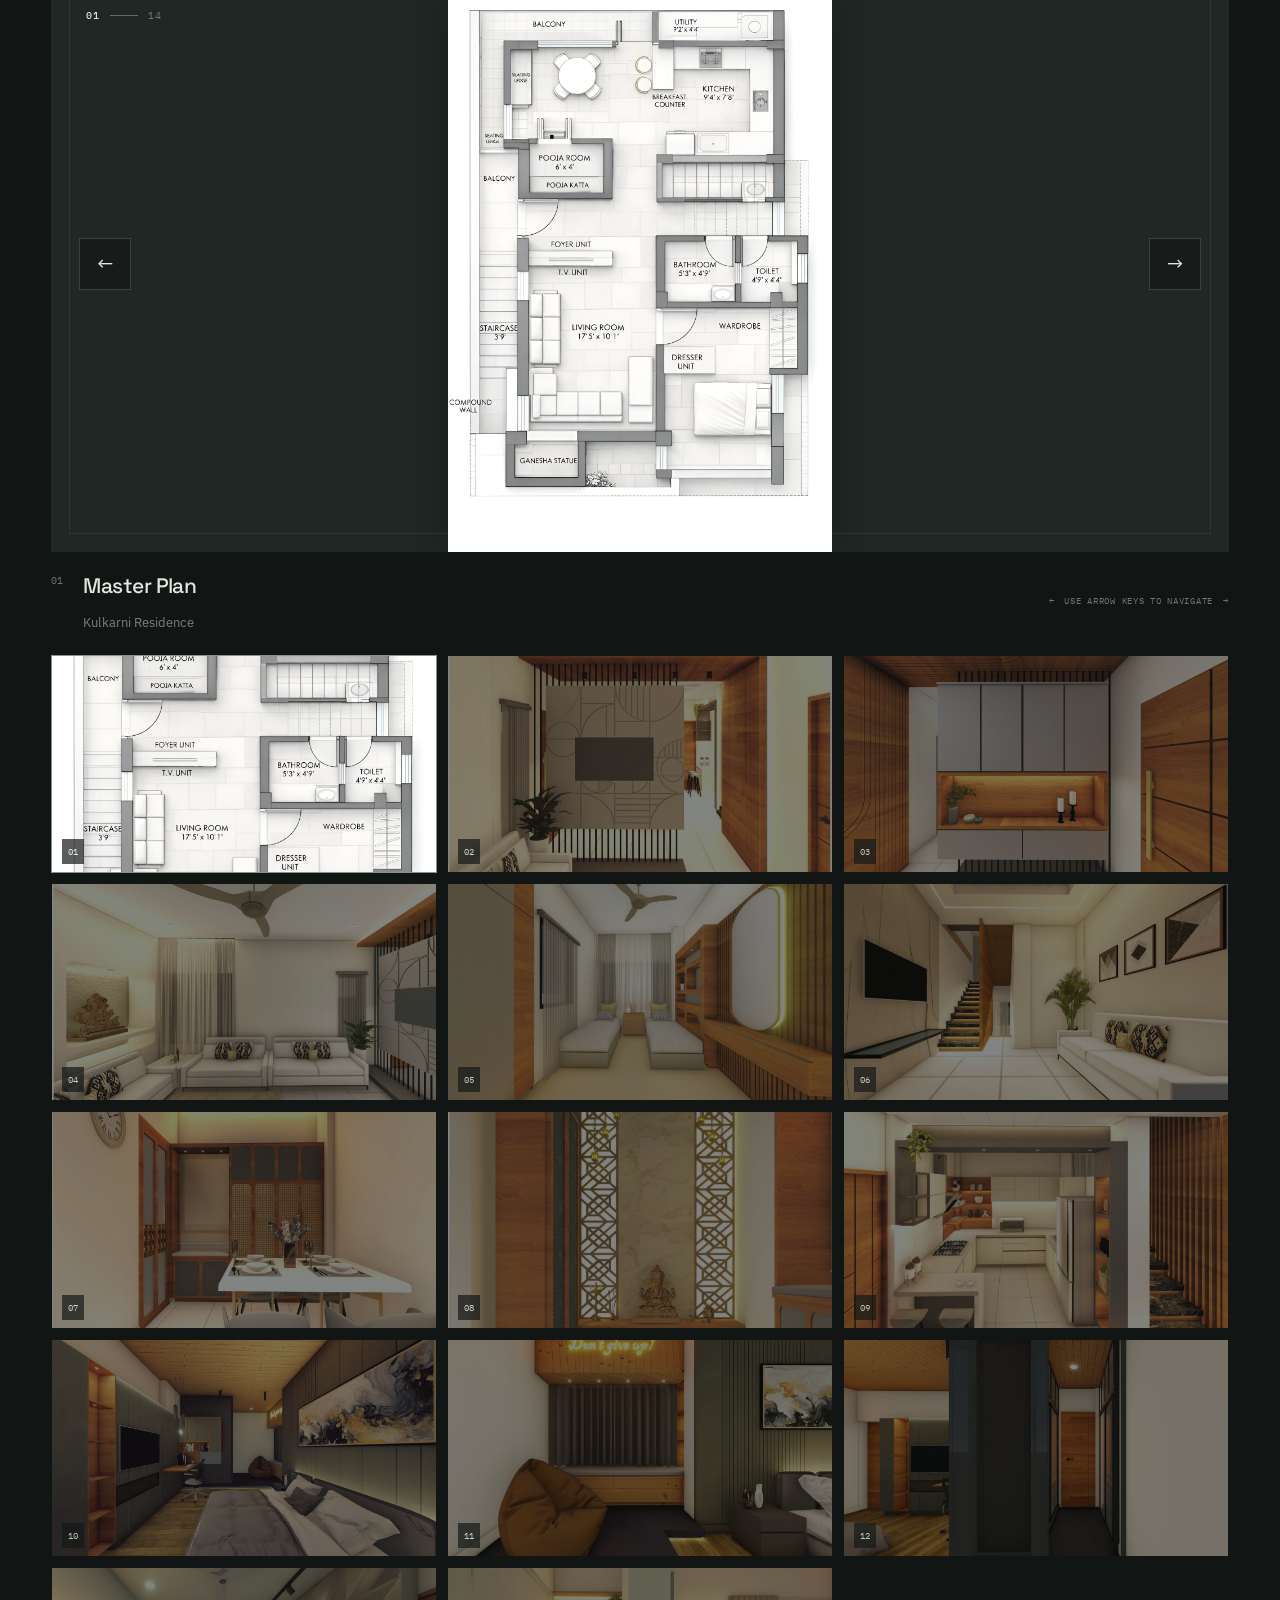
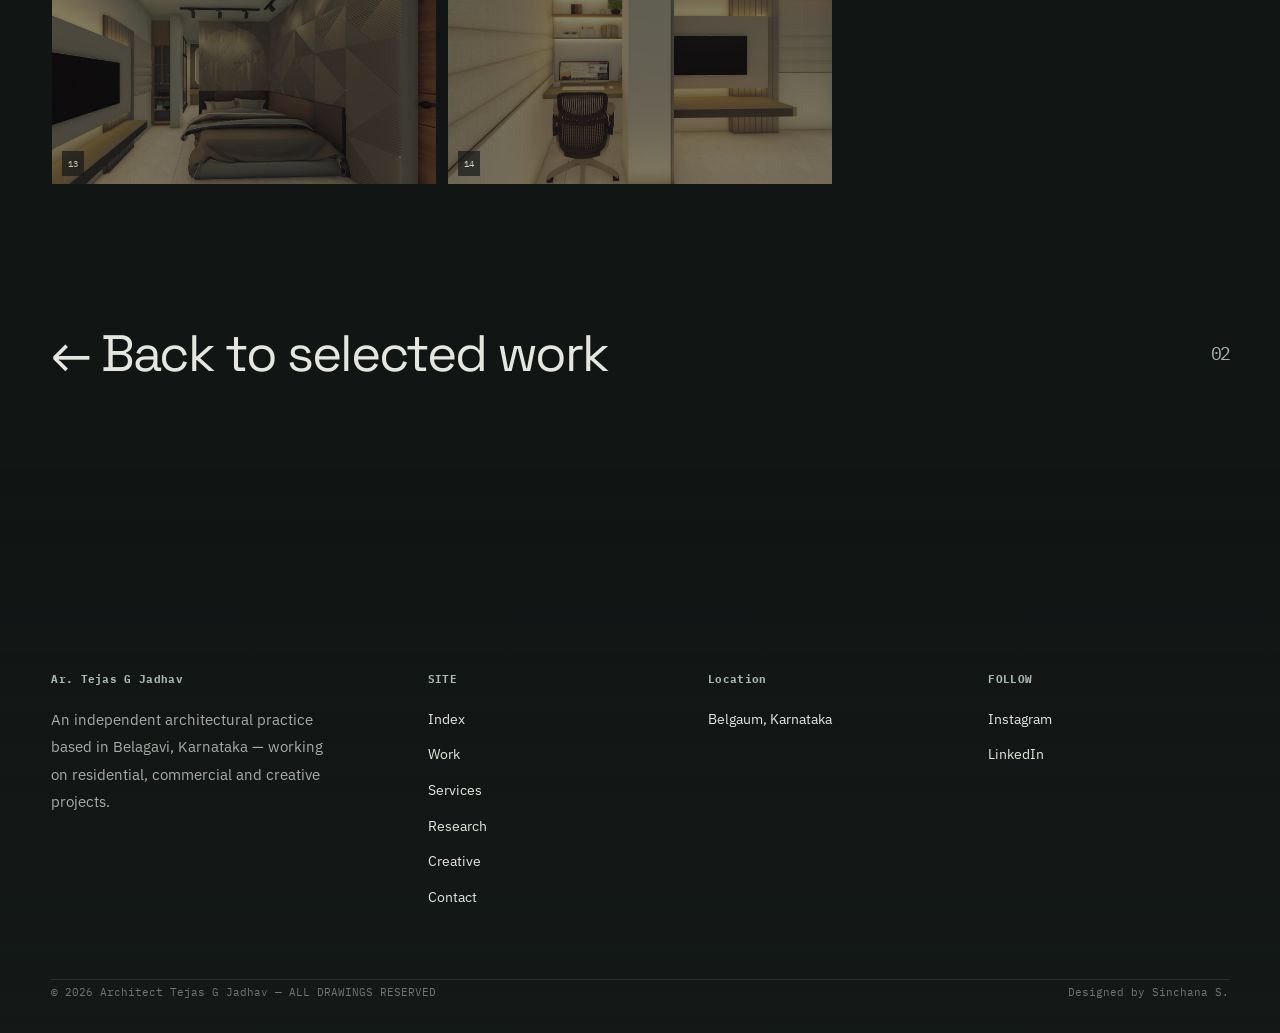
<file: kul.html>
<!DOCTYPE html>
<html lang="en">

<head>
<meta charset="UTF-8">
<meta name="viewport" content="width=device-width, initial-scale=1.0">

<title>Kulkarni Residence</title>

<meta name="description"
content="Kulkarni Residence - Residential, G+3">

<link rel="preconnect" href="https://fonts.googleapis.com">

<link href="https://fonts.googleapis.com/css2?family=Space+Grotesk:wght@500;700&family=IBM+Plex+Sans:wght@400;500&family=IBM+Plex+Mono:wght@400;500&display=swap"
rel="stylesheet">

<link rel="stylesheet" href="style.css">
</head>


<body>

<div class="blueprint"></div>
<div class="cursor"></div>


<!-- ============================================================
     HEADER
============================================================ -->

<header class="site-header">

  <a href="index.html" class="brand">

    <svg viewBox="0 0 24 24" fill="none">
      <path d="M3 20V9L12 3L21 9V20"
            stroke="var(--ink)"
            stroke-width="1.6"/>

      <path d="M9 20V13H15V20"
            stroke="var(--ink)"
            stroke-width="1.6"/>
    </svg>

    Ar. Tejas G Jadhav
  </a>


  <nav class="site-nav">

    <a href="index.html">
      <span>01</span>Index
    </a>

    <a href="work.html" class="is-active">
      <span>02</span>Work
    </a>

    <a href="services.html">
      <span>03</span>Services
    </a>

    <a href="research.html">
      <span>04</span>Research
    </a>

    <a href="set.html">
      <span>05</span>Creative
    </a>

    <a href="contact.html">
      <span>06</span>Contact
    </a>

  </nav>


  <button class="nav-toggle" aria-label="Menu">
    <span></span>
    <span></span>
    <span></span>
  </button>

</header>



<main class="project-page">


<!-- ============================================================
     PROJECT HEADER
============================================================ -->
<section class="project-hero project-hero--image project-hero--contain">

  <div class="project-hero-media">
    <img src="images/Kulkarni - COVER (1).png" alt="Kalagriha — Cultural Arts Center">
  </div>

  <div class="wrap">

    <div class="project-hero-grid">

      <div class="reveal">

        <p class="project-kicker">
          Practice
        </p>

        <h1 class="project-title">
          Kulkarni Residence
        </h1>

      </div>

    </div>

  </div>

</section>


<!-- ============================================================
     DESCRIPTION + INFORMATION
============================================================ -->

<section class="section">

  <div class="wrap">

    <div class="project-information">

      <div class="project-description reveal">

        <p>
          Completed during my internship at Rio Green Environ, 2024 in my 8th
semester, this G+2 residential project involved documentation, drafting,
and design assistance along with preparing construction drawings and
understanding on-site construction details. It was my first hands-on
site experience where I supervised work, coordinated with engineers,
and closely worked with masons, communicating in their language to
explain drawings and resolve construction queries, which gave me
practical insight into the actual execution process of local architecture.

        </p>

      </div>


      <div class="project-details reveal">

        <div class="project-detail">
          <b>Hubballi, Karnataka</b>
          <span>Location</span>
        </div>

        <div class="project-detail">
          <b>2024</b>
          <span>Year</span>
        </div>

        <div class="project-detail">
          <b> 970 sq.ft.</b>
          <span>Site Area</span>
        </div>

        <div class="project-detail">
          <b>900 sq.ft.</b>
          <span>Built-up Area</span>
        </div>


      </div>

    </div>

  </div>

</section>





<section class="project-gallery">

  <div class="wrap">

    <div class="project-gallery-head">
      <div>
        <h2>PLANS / SECTIONS / DOCUMENTATION</h2>
      </div>

      
    </div>

    <div class="drawing-viewer">

      <!-- Main drawing -->
      <div class="drawing-stage">

        <div class="drawing-counter">
          <span class="ps-current">01</span>
          <span class="counter-line"></span>
          <span class="ps-total">07</span>
        </div>

        <button class="drawing-arrow drawing-prev" aria-label="Previous drawing">
          ←
        </button>

        <div class="drawing-slides">

           <div class="ps-slide">
            <img
              src="images/KULKARNI RESIDENCE.png"
              alt="Kul"
            >
          </div>

          <div class="ps-slide active">
            <img
              src="docs/Kulkarni - 1.jpg"
              alt="Kul"
            >
          </div>

          <div class="ps-slide">
            <img
              src="docs/Kulkarni2.jpg"
              alt="Kul"
            >
          </div>

          <div class="ps-slide">
            <img
              src="docs/Kulkarni3.jpg"
              alt="Kul"
            >
          </div>

          <div class="ps-slide">
            <img
              src="docs/Kulkarni4.jpg"
              alt="Kul"
            >
          </div>

          <div class="ps-slide">
            <img
              src="docs/Kulkarni6.jpg"
              alt="Kul"
            >
          </div>

          <div class="ps-slide">
            <img
              src="docs/Kulkarni7.jpg"
              alt="Kul"
            >
          </div>


          <div class="ps-slide">
            <img
              src="docs/Kulkarni8.jpg"
              alt="Kul"
            >
          </div>

          <div class="ps-slide">
            <img
              src="docs/Kulkarni9.jpg"
              alt="Kul"
            >
          </div>


          <div class="ps-slide">
            <img
              src="docs/Kulkarni10.jpg"
              alt="Kul"
            >
          </div>


          <div class="ps-slide">
            <img
              src="docs/Kulkarni11.jpg"
              alt="Kul"
            >
          </div>


          <div class="ps-slide">
            <img
              src="docs/Kulkarni12.jpg"
              alt="Kul"
            >
          </div>


          <div class="ps-slide">
            <img
              src="docs/Kulkarni13.jpg"
              alt="Kul"
            >
          </div>

           

          <div class="ps-slide">
            <img
              src="docs/Kulkarni14.jpg"
              alt="Kul"
            >
          </div>

          


         
        </div>
        <button class="drawing-arrow drawing-next" aria-label="Next drawing">
          →
        </button>

      </div>


      <!-- Caption -->
      <div class="drawing-information">

        <div class="drawing-title">
          <span class="drawing-index">01</span>

          <div>
            <h3 class="ps-caption">Master Plan</h3>
            <p>Kulkarni Residence</p>
          </div>
        </div>

        <div class="drawing-instruction">
          <span>←</span>
          <span>USE ARROW KEYS TO NAVIGATE</span>
          <span>→</span>
        </div>
      </div>


      <!-- Thumbnails -->
      <div class="drawing-thumbnails">

          <button class="drawing-thumb" data-index="13">
          <img src="images/KULKARNI RESIDENCE.png" alt="">
          <span>01</span>
        </button>

        <button class="drawing-thumb active" data-index="0">
          <img src="docs/Kulkarni - 1.jpg" alt="">
          <span>02</span>
        </button>

        <button class="drawing-thumb" data-index="1">
          <img src="docs/Kulkarni2.jpg" alt="">
          <span>03</span>
        </button>

        <button class="drawing-thumb" data-index="2">
          <img src="docs/Kulkarni3.jpg" alt="">
          <span>04</span>
        </button>


           <button class="drawing-thumb" data-index="3">
          <img src="docs/Kulkarni4.jpg" alt="">
          <span>05</span>
        </button>

           <button class="drawing-thumb" data-index="4">
          <img src="docs/Kulkarni6.jpg" alt="">
          <span>06</span>
        </button>

          <button class="drawing-thumb" data-index="5">
          <img src="docs/Kulkarni7.jpg" alt="">
          <span>07</span>
        </button>

           <button class="drawing-thumb" data-index="6">
          <img src="docs/Kulkarni8.jpg" alt="">
          <span>08</span>
        </button>


           <button class="drawing-thumb" data-index="7">
          <img src="docs/Kulkarni9.jpg" alt="">
          <span>09</span>
        </button>


           <button class="drawing-thumb" data-index="8">
          <img src="docs/Kulkarni10.jpg" alt="">
          <span>10</span>
        </button>
        

           <button class="drawing-thumb" data-index="9">
          <img src="docs/Kulkarni11.jpg" alt="">
          <span>11</span>
        </button>
        

           <button class="drawing-thumb" data-index="10">
          <img src="docs/Kulkarni12.jpg" alt="">
          <span>12</span>
        </button>


           <button class="drawing-thumb" data-index="11">
          <img src="docs/Kulkarni13.jpg" alt="">
          <span>13</span>
        </button>

           <button class="drawing-thumb" data-index="12">
          <img src="docs/Kulkarni14.jpg" alt="">
          <span>14</span>
        </button>


       
      </div>

    </div>

  </div>

</section>



<!-- ============================================================
     BACK TO WORK
============================================================ -->

<section class="project-next">

  <div class="wrap">

    <a href="work.html">

      <span>
        ← Back to selected work
      </span>

      <span class="project-next-arrow">
        02
      </span>

    </a>

  </div>

</section>


</main>



<!-- ============================================================
     FOOTER
============================================================ -->

<footer>

  <div class="wrap">

    <div class="foot-big reveal">
      Let's build<br>
      something new.
    </div>


    <div class="foot-grid" style="margin-top:60px;">

      <div>

        <h5>Ar. Tejas G Jadhav</h5>

        <p style="max-width:32ch; color:var(--ink-70); font-size:14.5px;">
          An independent architectural practice based in Belagavi, Karnataka — working on residential, commercial and creative projects.
        </p>

      </div>


      <div>

        <h5>SITE</h5>

        <ul>

          <li><a href="index.html">Index</a></li>
          <li><a href="work.html">Work</a></li>
          <li><a href="services.html">Services</a></li>
          <li><a href="research.html">Research</a></li>
          <li><a href="set.html">Creative</a></li>
          <li><a href="contact.html">Contact</a></li>

        </ul>

      </div>


      <div>

        <h5>Location</h5>

        <ul>

          <li>Belgaum, Karnataka</li>
          

        </ul>

      </div>


      <div>

        <h5>FOLLOW</h5>

        <ul>

          <li><a href="https://www.instagram.com/jadhav.tejas__?stkn=MXV4OHNqcGVzbnhxZA==">Instagram</a></li>
          <li><a href="https://www.linkedin.com/in/tejas-jadhav-109026256/">LinkedIn</a></li>
          

        </ul>

      </div>

    </div>


    <div class="foot-bottom">

      <span>
        © 2026 Architect Tejas G Jadhav — ALL DRAWINGS RESERVED
      </span>

      <span>
        Designed by Sinchana S. 
      </span>

    </div>

  </div>

</footer>


<script src="script.js"></script>


<script>
document.addEventListener("DOMContentLoaded", () => {

  const slides = document.querySelectorAll(".ps-slide");
  const prevBtn = document.querySelector(".drawing-prev");
  const nextBtn = document.querySelector(".drawing-next");

  const currentEl = document.querySelector(".ps-current");
  const totalEl = document.querySelector(".ps-total");

  const captionEl = document.querySelector(".ps-caption");
  const drawingIndex = document.querySelector(".drawing-index");

  const thumbnails = document.querySelectorAll(".drawing-thumb");

  if (!slides.length) return;


  /* ------------------------------------------------------------
     DRAWING TITLES
     ------------------------------------------------------------ */

  const captions = [
    "Master Plan",
    "Site Plan",
    "Site Sections"
  ];


  let index = 0;

  totalEl.textContent =
    String(slides.length).padStart(2, "0");


  /* ------------------------------------------------------------
     SHOW SLIDE
     ------------------------------------------------------------ */

  function showSlide(newIndex) {

    index =
      (newIndex + slides.length) % slides.length;


    slides.forEach((slide, i) => {
      slide.classList.toggle(
        "active",
        i === index
      );
    });


    thumbnails.forEach((thumb, i) => {
      thumb.classList.toggle(
        "active",
        i === index
      );
    });


    const number =
      String(index + 1).padStart(2, "0");


    currentEl.textContent = number;

    drawingIndex.textContent = number;


    if (captions[index]) {
      captionEl.textContent = captions[index];
    }

  }


  /* ------------------------------------------------------------
     BUTTONS
     ------------------------------------------------------------ */

  nextBtn.addEventListener("click", () => {
    showSlide(index + 1);
  });


  prevBtn.addEventListener("click", () => {
    showSlide(index - 1);
  });


  /* ------------------------------------------------------------
     THUMBNAILS
     ------------------------------------------------------------ */

  thumbnails.forEach((thumb) => {

    thumb.addEventListener("click", () => {

      const newIndex =
        Number(thumb.dataset.index);

      showSlide(newIndex);

    });

  });


  /* ------------------------------------------------------------
     KEYBOARD
     ------------------------------------------------------------ */

  document.addEventListener("keydown", (e) => {

    if (e.key === "ArrowRight") {
      showSlide(index + 1);
    }

    if (e.key === "ArrowLeft") {
      showSlide(index - 1);
    }

  });


  /* ------------------------------------------------------------
     CLICK IMAGE TO OPEN LARGE
     ------------------------------------------------------------ */

  slides.forEach((slide) => {

    const image = slide.querySelector("img");

    image.addEventListener("click", () => {

      window.open(
        image.src,
        "_blank"
      );

    });

  });


  /* Initial state */
  showSlide(0);

});
</script>

</body>
</html>
</file>
<file: style.css>
/* =========================================================
   TEJAS G JADHAV — ARCHITECTURE
   GRAPHITE / EUCALYPTUS / OXIDIZED COPPER
   ---------------------------------------------------------
   01 Tokens      02 Reset       03 Background   04 Cursor
   05 Layout      06 Header      07 Hero         08 Marquee
   09 Sections    10 Work cards  11 Categories   12 Services
   13 Process     14 Reveal      15 CTA/Buttons  16 Footer
   17 Projects    18 Modal       19 Studio       20 Contact
   21 Map/FAQ     22 Project detail   23 Drawing viewer
   24 Set design  25 Form/PDF    26 Responsive
========================================================= */

/* 01 TOKENS ------------------------------------------------ */
:root{
  --paper:#151A19;  --paper-2:#1D2422;
  --surface:#1A201F; --surface-2:#202725;

  --ink:#E4E6DF;  --ink-soft:#D1D5CE;
  --ink-70:rgba(228,230,223,.72);
  --ink-45:rgba(228,230,223,.45);
  --ink-25:rgba(228,230,223,.25);
  --ink-15:rgba(228,230,223,.15);
  --ink-12:rgba(228,230,223,.12);
  --ink-10:rgba(228,230,223,.10);
  --ink-20:var(--ink-12);               /* legacy alias */

  --line:#39423F;

  --accent:#71847D;  --accent-soft:#91A39C;  --accent-dim:rgba(113,132,125,.14);
  --copper:#A76B4F;  --copper-soft:#C08A70;
  --white:#F0F1EB;

  /* legacy aliases */
  --blue:var(--accent); --blue-dim:var(--accent-dim); --red:var(--copper);

  --display:"Space Grotesk",sans-serif;
  --body:"IBM Plex Sans",sans-serif;
  --mono:"IBM Plex Mono",monospace;

  --gutter:clamp(20px,4vw,56px);
  --radius:3px;
  --ease:cubic-bezier(.16,.84,.32,1);

  /* shared image grading */
  --img-filter:saturate(.80) contrast(1.05) brightness(.92);
  --img-filter-hover:saturate(.96) contrast(1.04) brightness(.99);
  --img-tint:linear-gradient(135deg,rgba(54,72,67,.10),transparent 50%,rgba(167,107,79,.06));
}

/* 02 RESET ------------------------------------------------- */
*,*::before,*::after{box-sizing:border-box}
html{scroll-behavior:smooth}

@media(prefers-reduced-motion:reduce){
  html{scroll-behavior:auto}
  *,*::before,*::after{
    animation-duration:.001ms !important;
    animation-iteration-count:1 !important;
    transition-duration:.001ms !important;
    scroll-behavior:auto !important;
  }
}

body{
  margin:0;
  background:var(--paper);
  color:var(--ink);
  font-family:var(--body);
  font-size:16px;
  line-height:1.9;
  -webkit-font-smoothing:antialiased;
  overflow-x:hidden;
}
img,svg{display:block;max-width:100%}
a{color:inherit;text-decoration:none}
button{font:inherit;color:inherit;background:none;border:none;cursor:pointer}
ul{margin:0;padding:0;list-style:none}
h1,h2,h3,h4,h5,p{margin:0;overflow-wrap:break-word}
::selection{background:var(--copper);color:var(--white)}

/* 03 BACKGROUND (fixed, behind everything) ----------------- */
.blueprint{
  position:fixed;inset:0;z-index:-10;
  pointer-events:none;overflow:hidden;
  background:
    radial-gradient(circle at 15% 20%,rgba(113,132,125,.11),transparent 29%),
    radial-gradient(circle at 82% 72%,rgba(167,107,79,.075),transparent 27%),
    radial-gradient(circle at 55% 105%,rgba(113,132,125,.045),transparent 35%),
    var(--paper);
}
.blueprint::before{
  content:"";position:absolute;
  width:75vw;height:75vw;max-width:1100px;max-height:1100px;
  left:-30vw;top:-26vw;
  border:1px solid rgba(228,230,223,.055);border-radius:50%;
  box-shadow:
    0 0 0 90px rgba(228,230,223,.017),
    0 0 0 180px rgba(228,230,223,.010),
    0 0 0 270px rgba(228,230,223,.006);
}
.blueprint::after{
  content:"";position:absolute;
  width:62vw;height:62vw;max-width:900px;max-height:900px;
  right:-25vw;bottom:-31vw;
  border:1px solid rgba(113,132,125,.065);border-radius:50%;
}

/* 04 CURSOR ------------------------------------------------ */
.cursor{
  display:none;
  position:fixed;top:0;left:0;
  width:25px;height:25px;
  border:1px solid var(--ink);border-radius:50%;
  transform:translate(-50%,-50%);
  pointer-events:none;z-index:900;
  mix-blend-mode:difference;
  transition:width .25s var(--ease),height .25s var(--ease),border-color .25s;
}
.cursor::before{
  content:"";position:absolute;top:50%;left:50%;
  width:3px;height:3px;border-radius:50%;
  background:var(--white);
  transform:translate(-50%,-50%);
}
.cursor.grow{width:62px;height:62px}
@media(hover:hover) and (pointer:fine){.cursor{display:block}}

/* 05 LAYOUT ------------------------------------------------ */
.wrap{
  position:relative;z-index:1;
  max-width:1400px;margin:0 auto;
  padding-inline:var(--gutter);
}
main{position:relative;z-index:1}
main > section,footer{position:relative;clear:both}

/* 06 HEADER / NAV ------------------------------------------ */
.site-header{
  position:fixed;top:0;left:0;right:0;z-index:500;
  display:flex;align-items:center;justify-content:space-between;
  padding:22px var(--gutter);
  background:transparent;
  transition:background .35s ease,backdrop-filter .35s ease;
}
.brand{
  display:flex;align-items:center;gap:10px;
  font-family:var(--display);font-weight:700;font-size:20px;letter-spacing:.01em;
}
.brand svg{width:22px;height:22px}

.site-nav{display:flex;align-items:center;gap:34px}
.site-nav a{
  position:relative;display:inline-flex;align-items:baseline;gap:8px;
  padding-bottom:4px;
  font-family:var(--mono);font-size:12px;letter-spacing:.03em;
}
.site-nav a span{color:var(--ink-45)}
.site-nav a::after{
  content:"";position:absolute;left:0;bottom:0;
  width:0;height:1px;background:var(--accent);
  transition:width .35s var(--ease);
}
.site-nav a:hover::after,
.site-nav a.is-active::after{width:100%}
.site-nav a.is-active,
.site-nav a.is-active span{color:var(--accent-soft)}

.nav-toggle{display:none;flex-direction:column;gap:5px;z-index:600}
.nav-toggle span{width:26px;height:1.5px;background:var(--ink)}

/* 07 HERO -------------------------------------------------- */
.hero{
  position:relative;overflow:hidden;isolation:isolate;
  min-height:100svh;
  padding:calc(90px + 4vw) var(--gutter) 40px;
  display:flex;flex-direction:column;justify-content:space-between;
  background:
    radial-gradient(ellipse at 75% 30%,rgba(113,132,125,.055),transparent 38%),
    linear-gradient(180deg,rgba(21,26,25,.05),rgba(21,26,25,.72));
}
.hero::before{                       /* large circular trace */
  content:"";position:absolute;
  width:52vw;height:52vw;right:-18vw;top:-20vw;
  border:1px solid rgba(228,230,223,.065);border-radius:50%;
  pointer-events:none;
}
.hero::after{                        /* vertical datum */
  content:"";position:absolute;
  width:1px;height:72%;right:18%;top:14%;
  background:linear-gradient(to bottom,transparent,rgba(228,230,223,.09),transparent);
  pointer-events:none;
}
/* floor-plan drawing (an <svg class="hero-plan"> in the markup) */
.hero-plan{
  position:absolute;z-index:0;
  right:6vw;bottom:14vh;
  width:min(38vw,520px);height:auto;
  opacity:.20;pointer-events:none;
}
.hero > .wrap{
  position:relative;z-index:2;
  flex:1;width:100%;
  display:flex;flex-direction:column;justify-content:flex-end;
}

.hero-kicker{
  font-family:var(--mono);font-size:10px;
  letter-spacing:.12em;text-transform:uppercase;
  color:var(--accent-soft);
}
.hero h1{
  position:relative;z-index:2;
  max-width:none;
  font-family:var(--display);font-weight:600;
  font-size:clamp(44px,7vw,108px);
  line-height:.92;letter-spacing:-.05em;
}
.hero-sub{max-width:42ch;margin-top:25px;color:var(--ink-70);font-size:15px}
.hero-foot{
  position:relative;z-index:3;
  display:flex;justify-content:space-between;align-items:flex-end;gap:30px;
}
.scroll-cue{
  font-family:var(--mono);font-size:10px;
  letter-spacing:.08em;text-transform:uppercase;color:var(--ink-45);
}

/* floating hero circles */
.bubbles{position:absolute;inset:0;pointer-events:none}
.hero.bubbles{position:relative;inset:auto;pointer-events:auto}   /* guard against class mix-up */
.bubbles .bubble{
  position:absolute;
  width:clamp(70px,9vw,150px);aspect-ratio:1;
  border:1px solid rgba(228,230,223,.10);border-radius:50%;
  background:radial-gradient(circle at 35% 30%,rgba(113,132,125,.10),transparent 65%);
  backdrop-filter:blur(2px);
  animation:architecturalFloat 12s ease-in-out infinite;
}
.bubbles .bubble:nth-child(1){top:18%;right:12%}
.bubbles .bubble:nth-child(2){
  bottom:22%;right:27%;
  width:clamp(35px,4vw,70px);
  border-color:rgba(167,107,79,.18);
  animation-delay:-4s;
}
.bubbles .bubble:nth-child(3){
  top:42%;left:6%;
  width:clamp(25px,3vw,50px);
  animation-delay:-7s;
}
@keyframes architecturalFloat{
  0%,100%{transform:translateY(0) rotate(0)}
  50%{transform:translateY(-16px) rotate(4deg)}
}

/* 08 MARQUEE ----------------------------------------------- */
.marquee{overflow:hidden;white-space:nowrap;padding:16px 0;background:var(--ink);color:var(--paper)}
.marquee-track{display:inline-flex;animation:scroll-left 26s linear infinite}
.marquee-track span{
  display:inline-flex;align-items:center;gap:26px;
  padding:0 26px;
  font-family:var(--display);font-weight:600;font-size:19px;
}
.marquee-track span::after{content:"◆";font-size:7px;color:var(--copper)}
@keyframes scroll-left{from{transform:translateX(0)}to{transform:translateX(-50%)}}

/* 09 SECTIONS ---------------------------------------------- */
.section{position:relative;padding:110px 0}
.section-head{
  display:flex;justify-content:space-between;align-items:flex-end;
  flex-wrap:wrap;gap:24px;margin-bottom:56px;
}
.section-head .tag{font-family:var(--mono);font-size:11px;letter-spacing:.05em;color:var(--accent-soft)}
.section-head h2{
  max-width:14ch;
  font-family:var(--display);font-weight:600;
  font-size:clamp(30px,4vw,52px);letter-spacing:-.035em;
}
.section-head p{max-width:42ch;color:var(--ink-70);font-size:15px}

/* 10 FEATURED WORK (slider) -------------------------------- */
.slider-shell{position:relative}
.slider{
  display:flex;gap:18px;
  overflow-x:auto;padding-bottom:26px;
  scroll-snap-type:x proximity;
  scrollbar-width:none;cursor:grab;
}
.slider::-webkit-scrollbar{display:none}
.slider.dragging{cursor:grabbing;scroll-snap-type:none}

.pcard{
  flex:0 0 clamp(260px,34vw,400px);
  scroll-snap-align:start;
  display:flex;flex-direction:column;
  background:var(--surface);
  border:1px solid rgba(228,230,223,.07);
  transition:transform .4s var(--ease),border-color .3s,background .3s;
}
.pcard:hover{border-color:rgba(113,132,125,.45);background:var(--surface-2);transform:translateY(-5px)}

.pcard-art{position:relative;overflow:hidden;aspect-ratio:4/3;background:var(--surface-2)}
.pcard-art img{
  width:100%;height:100%;object-fit:cover;
  filter:var(--img-filter);
  transition:filter .7s var(--ease),transform .8s var(--ease);
}
.pcard:hover .pcard-art img{filter:var(--img-filter-hover);transform:scale(1.035)}
.pcard-art::after{content:"";position:absolute;inset:0;background:var(--img-tint);mix-blend-mode:soft-light;pointer-events:none}
.pcard-art svg{width:100%;height:100%}
.pcard-tag{
  position:absolute;top:12px;left:12px;z-index:2;
  padding:5px 8px;
  background:rgba(21,26,25,.86);color:var(--ink);
  font-family:var(--mono);font-size:10px;letter-spacing:.04em;
}
.pcard-body{flex:1;display:flex;flex-direction:column;gap:8px;padding:20px}
.pcard-body h3{font-family:var(--display);font-weight:600;font-size:19px}
.pcard-meta{display:flex;gap:14px;margin-top:auto;font-family:var(--mono);font-size:11px;color:var(--ink-45)}

.slider-nav{display:flex;justify-content:flex-end;gap:10px;margin-top:30px}
.slider-nav button{
  width:44px;height:44px;border-radius:50%;
  border:1px solid var(--ink-25);
  display:flex;align-items:center;justify-content:center;
  transition:background .25s,color .25s,border-color .25s;
}
.slider-nav button:hover{background:var(--accent);color:var(--paper);border-color:var(--accent)}

/* 11 CATEGORIES -------------------------------------------- */
.cat-grid{display:grid;grid-template-columns:repeat(4,1fr);gap:12px}
.cat{
  position:relative;overflow:hidden;min-height:230px;padding:30px 24px;
  display:flex;flex-direction:column;justify-content:space-between;
  background:var(--surface);
  border:1px solid rgba(228,230,223,.06);
  transition:background .4s var(--ease),border-color .4s;
}
.cat::before{
  content:"";position:absolute;inset:0;opacity:0;
  background:radial-gradient(circle at 85% 15%,rgba(113,132,125,.18),transparent 40%);
  transition:opacity .45s var(--ease);
}
.cat:hover{border-color:rgba(113,132,125,.35);background:var(--surface-2)}
.cat:hover::before{opacity:1}
.cat > *{position:relative;z-index:1}
.cat-num{font-family:var(--mono);font-size:11px;color:var(--accent-soft)}
.cat h3{font-family:var(--display);font-weight:600;font-size:23px;letter-spacing:-.02em}
.cat p{
  max-height:0;opacity:0;overflow:hidden;
  font-size:13px;color:var(--ink-70);
  transition:max-height .4s var(--ease),opacity .3s;
}
.cat:hover p{max-height:100px;opacity:1;margin-top:8px}

/* 12 SERVICES (circles) ------------------------------------ */
#services{scroll-margin-top:110px}
.bubble-grid{display:flex;flex-wrap:wrap;justify-content:center;gap:28px}
.bubble-grid .bubble{
  position:relative;width:180px;height:180px;border-radius:50%;
  display:flex;align-items:center;justify-content:center;text-align:center;
  background:var(--surface);
  border:1px solid rgba(228,230,223,.10);
  cursor:pointer;
  transition:background .3s,border-color .3s,color .3s;
}
.bubble-grid .bubble:hover{
  background:var(--surface-2);border-color:var(--accent);
  animation:bubbleBounce .6s cubic-bezier(.34,1.56,.64,1);
}
.bubble-label{font-family:var(--display);font-weight:600;font-size:16px;letter-spacing:-.01em;line-height:1.25}
@keyframes bubbleBounce{
  0%{transform:scale(1)}30%{transform:scale(1.12)}
  50%{transform:scale(.96)}70%{transform:scale(1.05)}100%{transform:scale(1)}
}
.bubble-grid .bubble-collab{
  flex-direction:column;gap:6px;
  background:var(--ink);border-color:var(--ink);
}
.bubble-collab .bubble-label{color:var(--paper)}
.bubble-collab .bubble-arrow{font-family:var(--mono);font-size:14px;color:var(--copper-soft);transition:transform .3s var(--ease)}
.bubble-collab:hover .bubble-arrow{transform:translateX(4px)}

/* 13 PROCESS ----------------------------------------------- */
.process{display:flex;flex-direction:column}
.pstep{
  display:grid;grid-template-columns:90px 1fr 1fr;gap:30px;align-items:start;
  padding:28px 0;
  border-top:1px solid rgba(228,230,223,.09);
}
.pstep:last-child{border-bottom:1px solid rgba(228,230,223,.09)}
.pstep .n{font-family:var(--mono);font-size:13px;color:var(--accent-soft)}
.pstep h4{font-family:var(--display);font-weight:600;font-size:21px}
.pstep p{max-width:48ch;color:var(--ink-70);font-size:14px}

/* 14 REVEAL ------------------------------------------------ */
.reveal{opacity:0;transform:translateY(28px);transition:opacity .7s var(--ease),transform .7s var(--ease)}
.reveal.in{opacity:1;transform:none}

/* 15 CTA + BUTTONS ----------------------------------------- */
.cta-band{
  position:relative;padding:100px 0;text-align:left;
  background:radial-gradient(circle at 80% 50%,rgba(113,132,125,.08),transparent 35%),var(--paper);
}
.cta-band h2{
  max-width:16ch;
  font-family:var(--display);font-weight:600;
  font-size:clamp(30px,5.4vw,64px);letter-spacing:-.035em;
}
.cta-row{display:flex;align-items:center;justify-content:space-between;flex-wrap:wrap;gap:24px;margin-top:34px}

.btn{
  position:relative;overflow:hidden;
  display:inline-flex;align-items:center;gap:10px;
  padding:14px 22px;border-radius:999px;
  border:1px solid var(--ink);
  font-family:var(--mono);font-size:12px;
}
.btn span{position:relative;z-index:1;transition:color .35s}
.btn::before{
  content:"";position:absolute;inset:0;background:var(--accent);
  transform:translateX(-101%);transition:transform .35s var(--ease);
}
.btn:hover::before{transform:translateX(0)}
.btn:hover span{color:var(--paper)}
.btn.solid{background:var(--ink);color:var(--paper)}
.btn.solid span{color:var(--paper)}
.btn.solid::before{background:var(--copper)}

/* 16 FOOTER ------------------------------------------------ */
footer{position:relative;padding:70px 0 30px}
.foot-grid{display:grid;grid-template-columns:1.4fr 1fr 1fr 1fr;gap:40px;padding-bottom:60px}
.foot-grid h5{margin-bottom:16px;font-family:var(--mono);font-size:11px;letter-spacing:.03em;color:var(--accent-soft)}
.foot-grid li{margin-bottom:9px;font-size:14px}
.foot-grid a:hover{color:var(--accent-soft)}
.foot-big{
  font-family:var(--display);font-weight:600;
  font-size:clamp(38px,7vw,88px);letter-spacing:-.045em;line-height:1;
}
.foot-bottom{
  display:flex;justify-content:space-between;flex-wrap:wrap;gap:10px;
  padding-top:2px;border-top:1px solid var(--ink-10);
  font-family:var(--mono);font-size:11px;color:var(--ink-45);
}

/* 17 PROJECTS PAGE ----------------------------------------- */
.page-head{padding:150px 0 60px}
.page-head h1{font-family:var(--display);font-weight:600;font-size:clamp(40px,7vw,96px);letter-spacing:-.045em}
.page-head p{max-width:52ch;margin-top:18px;color:var(--ink-70);font-size:16px}

.filters{display:flex;flex-wrap:wrap;gap:10px;padding:30px 0 46px}
.chip{
  padding:9px 16px;border-radius:999px;
  border:1px solid var(--ink-15);
  font-family:var(--mono);font-size:11.5px;
  transition:all .3s var(--ease);
}
.chip:hover{border-color:var(--accent);color:var(--accent-soft)}
.chip.active{background:var(--ink);color:var(--paper);border-color:var(--ink)}

.grid{display:grid;grid-template-columns:repeat(3,1fr);gap:18px;margin-bottom:100px}
.gcard{
  overflow:hidden;cursor:pointer;
  background:var(--surface);
  border:1px solid rgba(228,230,223,.06);
  transition:opacity .3s,transform .35s var(--ease),border-color .35s;
}
.gcard:hover{border-color:rgba(113,132,125,.38);transform:translateY(-4px)}
.gcard.hide{display:none}
.gcard-art{position:relative;overflow:hidden;aspect-ratio:5/4;background:var(--surface-2)}
.gcard-art img{
  width:100%;height:100%;object-fit:cover;
  filter:saturate(.78) contrast(1.06) brightness(.91);
  transition:transform .6s var(--ease),filter .5s var(--ease);
}
.gcard-art::after{
  content:"";position:absolute;inset:0;pointer-events:none;mix-blend-mode:soft-light;
  background:linear-gradient(135deg,rgba(54,72,67,.12),transparent 48%,rgba(167,107,79,.07));
}
.gcard:hover .gcard-art img{transform:scale(1.06);filter:var(--img-filter-hover)}
.gcard-info{padding:22px}
.gcard-info .tag{font-family:var(--mono);font-size:10px;color:var(--accent-soft)}
.gcard-info h3{margin-top:8px;font-family:var(--display);font-weight:600;font-size:19px}
.gcard-info .meta{margin-top:10px;font-family:var(--mono);font-size:11px;color:var(--ink-45)}

/* 18 MODAL ------------------------------------------------- */
.modal-overlay{
  position:fixed;inset:0;z-index:800;padding:24px;
  display:flex;align-items:center;justify-content:center;
  background:rgba(5,8,8,.82);
  opacity:0;pointer-events:none;
  transition:opacity .35s var(--ease);
}
.modal-overlay.open{opacity:1;pointer-events:auto}
.modal{
  width:min(920px,100%);max-height:88vh;overflow-y:auto;
  background:var(--paper);
  border:1px solid var(--ink-12);
  transform:translateY(30px) scale(.98);
  transition:transform .4s var(--ease);
}
.modal-overlay.open .modal{transform:none}
.modal-close{
  position:sticky;top:0;float:right;z-index:5;margin:14px;
  width:38px;height:38px;border-radius:50%;
  display:flex;align-items:center;justify-content:center;
  background:var(--paper);border:1px solid var(--ink-25);
}
.modal-close:hover{background:var(--accent);color:var(--paper)}

.modal-slides{position:relative;overflow:hidden;aspect-ratio:16/9;min-height:340px;background:var(--surface-2)}
.modal-slide{
  position:absolute;inset:0;opacity:0;
  display:flex;align-items:center;justify-content:center;
  transition:opacity .5s var(--ease);
}
.modal-slide.active{opacity:1}
.modal-slide svg,.modal-slide img{display:block;width:100%;height:100%;object-fit:contain}

.modal-arrows{position:absolute;bottom:16px;right:16px;display:flex;gap:8px}
.modal-arrows button{
  width:38px;height:38px;border-radius:50%;
  display:flex;align-items:center;justify-content:center;
  background:var(--white);color:var(--paper);border:1px solid var(--ink-25);
}
.modal-arrows button:hover{background:var(--accent)}
.modal-dots{position:absolute;bottom:26px;left:16px;display:flex;gap:6px}
.modal-dots span{width:6px;height:6px;border-radius:50%;background:rgba(240,241,235,.5)}
.modal-dots span.active{background:var(--white)}

.modal-body{padding:34px}
.modal-body .tag{font-family:var(--mono);font-size:11px;color:var(--accent-soft)}
.modal-body h2{margin-top:10px;font-family:var(--display);font-weight:600;font-size:clamp(26px,4vw,38px)}
.modal-body p.desc{max-width:64ch;color:var(--ink-70);font-size:15px}
.modal-specs{
  display:grid;grid-template-columns:repeat(4,1fr);gap:16px;
  margin:28px 0;padding:20px 0;
  border-top:1px solid var(--line);border-bottom:1px solid var(--line);
}
.modal-specs div b{display:block;font-family:var(--display);font-size:18px}
.modal-specs div small{font-family:var(--mono);font-size:10px;color:var(--ink-45)}

/* 19 STUDIO ------------------------------------------------ */
.split{display:grid;grid-template-columns:1fr 1fr;gap:60px;align-items:start}
.split p{max-width:56ch;margin-bottom:16px;color:var(--ink-70);font-size:16px}

.timeline{position:relative;padding-left:32px}
.timeline::before,
.timeline::after{content:"";position:absolute;left:5px;top:6px;width:1px}
.timeline::before{bottom:6px;background:var(--ink-15)}
.timeline::after{background:var(--accent);height:var(--tl-progress,0%);transition:height .1s linear}
.tl-item{position:relative;padding-bottom:46px}
.tl-item::before{
  content:"";position:absolute;left:-32px;top:2px;
  width:11px;height:11px;border-radius:50%;
  background:var(--paper);border:2px solid var(--ink-25);
}
.tl-item.passed::before{background:var(--accent);border-color:var(--accent)}
.tl-item .yr{font-family:var(--mono);font-size:12px;color:var(--accent-soft)}
.tl-item h4{margin-top:6px;font-family:var(--display);font-weight:600;font-size:20px}
.tl-item p{max-width:48ch;margin-top:6px;color:var(--ink-70);font-size:14px}

.team{display:grid;grid-template-columns:repeat(4,1fr);gap:20px}
.member{text-align:center}
.avatar{
  position:relative;overflow:hidden;width:100%;aspect-ratio:1;margin-bottom:14px;
  border-radius:50%;
  display:flex;align-items:center;justify-content:center;
  background:var(--ink);color:var(--paper);
  font-family:var(--display);font-weight:700;font-size:26px;
  transition:transform .4s var(--ease),background .4s;
}
.member:hover .avatar{transform:translateY(-8px);background:var(--accent)}
.member h5{font-family:var(--display);font-weight:600;font-size:15px}
.member span{font-family:var(--mono);font-size:10px;color:var(--ink-45)}

.values{display:grid;grid-template-columns:repeat(3,1fr);gap:12px}
.value{padding:34px 26px;background:var(--surface);border:1px solid rgba(228,230,223,.06)}
.value .n{font-family:var(--mono);font-size:34px;color:var(--accent-soft)}
.value h4{margin-top:14px;font-family:var(--display);font-weight:600;font-size:19px}
.value p{margin-top:10px;color:var(--ink-70);font-size:14px}

/* 20 CONTACT ----------------------------------------------- */
.contact-grid{display:grid;grid-template-columns:1fr 1fr;gap:60px}
.field{margin-bottom:22px}
.field label{display:block;margin-bottom:8px;font-family:var(--mono);font-size:11px;color:var(--ink-45)}
.field input,.field textarea,.field select{
  width:100%;padding:10px 2px;
  background:transparent;border:none;border-bottom:1px solid var(--ink-25);
  font-family:var(--body);font-size:16px;color:var(--ink);
  transition:border-color .3s;
}
.field input:focus,.field textarea:focus,.field select:focus{outline:none;border-color:var(--accent)}
.field textarea{resize:vertical;min-height:90px}

.radio-row{display:flex;flex-wrap:wrap;gap:10px}
.radio-row label{
  padding:9px 16px;border-radius:999px;
  border:1px solid var(--ink-25);
  font-family:var(--mono);font-size:11px;cursor:pointer;
  transition:all .25s;
}
.radio-row input{display:none}
.radio-row label:has(input:checked){background:var(--accent);border-color:var(--accent);color:var(--paper)}

/* 21 MAP + FAQ --------------------------------------------- */
.map-card{position:relative;overflow:hidden;padding:0;background:var(--surface);border:1px solid rgba(228,230,223,.07)}
.map-svg{width:100%;aspect-ratio:1/1}
.pin{cursor:pointer}
.pin circle{transition:r .25s var(--ease)}
.pin:hover circle{r:9}
.pin-tip{
  position:absolute;z-index:5;
  padding:8px 12px;border-radius:var(--radius);
  background:var(--ink);color:var(--paper);
  font-family:var(--mono);font-size:11px;white-space:nowrap;
  transform:translate(-50%,-130%);
  pointer-events:none;opacity:0;transition:opacity .2s;
}
.pin-tip.show{opacity:1}
.offices{
  display:grid;grid-template-columns:1fr 1fr;gap:14px;
  padding:22px;border-top:1px solid var(--line);
}
.offices li b{display:block;font-family:var(--display);font-size:14px}
.offices li small{font-family:var(--mono);font-size:10px;color:var(--ink-45)}

.faq-item{padding:22px 0;cursor:pointer;border-top:1px solid var(--ink-10)}
.faq-item:last-child{border-bottom:1px solid var(--ink-10)}
.faq-q{display:flex;justify-content:space-between;align-items:center;font-family:var(--display);font-weight:600;font-size:17px}
.faq-q .plus{font-family:var(--mono);font-size:20px;transition:transform .3s}
.faq-item.open .faq-q .plus{transform:rotate(45deg)}
.faq-a{max-height:0;overflow:hidden;transition:max-height .35s var(--ease)}
.faq-item.open .faq-a{max-height:200px}
.faq-a p{max-width:56ch;padding-top:12px;color:var(--ink-70);font-size:14px}

/* 22 PROJECT DETAIL (no divider borders on this page) ------ */
.project-page{padding-top:100px}
.project-hero{padding:60px 0 45px}
.project-hero--image{
  position:relative;overflow:hidden;
  min-height:100vh;margin-top:-100px;padding-bottom:60px;
  display:flex;align-items:flex-end;
}
.project-hero-media{position:absolute;inset:0;z-index:0;overflow:hidden;background:var(--surface-2)}
.project-hero-media img{
  display:block;width:100%;height:100%;
  object-fit:cover;object-position:center;
  filter:saturate(.72) contrast(1.08) brightness(.88);
}
.project-hero-media::after{
  content:"";position:absolute;inset:0;pointer-events:none;
  background:
    linear-gradient(135deg,rgba(54,72,67,.14),transparent 45%,rgba(167,107,79,.08)),
    linear-gradient(180deg,rgba(10,14,13,.08) 0%,rgba(10,14,13,.02) 38%,rgba(10,14,13,.84) 100%);
}
.project-hero--contain .project-hero-media{display:flex;align-items:center;justify-content:center}
.project-hero--contain .project-hero-media img{object-fit:contain}
.project-hero--image .wrap{position:relative;z-index:2}
.project-hero--image .project-kicker{color:var(--ink);opacity:.85}
.project-hero--image .project-title{color:var(--white)}

.project-hero-grid{display:grid;grid-template-columns:1.5fr .5fr;gap:60px;align-items:end}
.project-kicker{
  margin-bottom:16px;
  font-family:var(--mono);font-size:10px;letter-spacing:.10em;text-transform:uppercase;
  color:var(--accent-soft);
}
.project-title{
  max-width:none;
  margin:0;
  font-family:var(--display);
  font-size:clamp(40px,7vw,100px);
  line-height:.92;
  letter-spacing:-.05em;
  white-space:nowrap;
}
.title-main{
  white-space:nowrap;
  font-size: 78px;
}

.title-sub{
  display:block;
  max-width:9ch;
  font-size: 58px;
}
.project-location{font-family:var(--mono);font-size:11px;line-height:1.7;text-transform:uppercase;color:var(--ink-70)}

.project-information{display:grid;grid-template-columns:1.7fr 1fr;gap:50px;padding:40px 0}
.project-description{
  max-width:56ch;
  font-family:var(--display);
  font-size:clamp(18px,2.1vw,20px);line-height:1.5;letter-spacing:-.015em;
}
.project-description p{margin:0}
.project-details{display:grid;grid-template-columns:1fr 1fr;align-content:start}
.project-detail{padding:18px 0}
.project-detail:nth-child(odd){padding-right:20px}
.project-detail:nth-child(even){padding-left:20px}
.project-detail b{display:block;margin-bottom:7px;font-family:var(--display);font-size:17px;font-weight:500}
.project-detail span{font-family:var(--mono);font-size:10px;text-transform:uppercase;color:var(--ink-45)}

.project-gallery{padding:45px 0 55px;background:var(--paper)}
.project-gallery-head{display:flex;justify-content:space-between;align-items:baseline;margin-bottom:30px}
.project-gallery-head h2{font-family:var(--display);font-size:32px;letter-spacing:-.035em}
.project-gallery-head span{font-family:var(--mono);font-size:10px;color:var(--ink-45)}
.project-gallery-grid{display:grid;grid-template-columns:repeat(2,1fr);gap:3px;background:transparent}
.project-gallery-item{position:relative;overflow:hidden;background:var(--surface-2)}
.project-gallery-item img{
  display:block;width:100%;height:auto;
  filter:saturate(.78) contrast(1.06) brightness(.91);
  transition:transform .6s var(--ease),filter .5s var(--ease);
}
.project-gallery-item::after{
  content:"";position:absolute;inset:0;pointer-events:none;mix-blend-mode:soft-light;
  background:linear-gradient(135deg,rgba(54,72,67,.09),transparent 55%,rgba(167,107,79,.05));
}
.project-gallery-item:hover img{transform:scale(1.015);filter:var(--img-filter-hover)}

.project-notes{display:grid;grid-template-columns:1fr 1fr;gap:80px;padding:75px 0}
.project-notes h3{margin-bottom:15px;font-family:var(--display);font-size:22px}
.project-notes p{max-width:55ch;color:var(--ink-70);font-size:15px;line-height:1.7}

.project-next{padding:65px 0}
.project-next a{
  display:flex;align-items:center;justify-content:space-between;
  font-family:var(--display);font-size:clamp(28px,4vw,52px);letter-spacing:-.04em;
}
.project-next-arrow{font-family:var(--mono);font-size:18px;color:var(--accent-soft)}

/* 23 DRAWING VIEWER ---------------------------------------- */
.drawing-viewer{width:100%}
.drawing-stage{
  position:relative;overflow:hidden;
  width:100%;height:min(64vh,720px);
  display:flex;align-items:center;justify-content:center;
  background:var(--surface-2);
}
.drawing-stage::after{content:"";position:absolute;inset:18px;border:1px solid rgba(228,230,223,.07);pointer-events:none}
.drawing-slides{width:100%;height:100%;padding:45px 100px;display:flex;align-items:center;justify-content:center}

.ps-slide{
  position:absolute;inset:0;
  display:flex;align-items:center;justify-content:center;
  opacity:0;visibility:hidden;transform:scale(.985);
  transition:opacity .35s ease,transform .45s cubic-bezier(.2,.7,.2,1),visibility .35s;
}
.ps-slide.active{opacity:1;visibility:visible;transform:scale(1)}
.ps-slide img{
  display:block;width:auto;height:auto;max-width:100%;max-height:100%;
  object-fit:contain;cursor:zoom-in;
  background:var(--white);
  box-shadow:0 15px 45px rgba(0,0,0,.30);
  filter:contrast(1.02) saturate(.94);
}

.drawing-counter{
  position:absolute;top:30px;left:35px;z-index:10;
  display:flex;align-items:center;gap:10px;
  font-family:var(--mono);font-size:10px;letter-spacing:.08em;
}
.drawing-counter .ps-current{font-weight:500}
.counter-line{width:28px;height:1px;background:currentColor;opacity:.35}
.drawing-counter .ps-total{opacity:.4}

.drawing-arrow{
  position:absolute;top:50%;z-index:20;
  width:52px;height:52px;font-size:20px;
  display:flex;align-items:center;justify-content:center;
  background:rgba(21,26,25,.82);color:var(--ink);
  border:1px solid rgba(228,230,223,.18);cursor:pointer;
  transform:translateY(-50%);
  transition:background-color .25s ease,color .25s ease,transform .25s ease;
}
.drawing-prev{left:28px}
.drawing-next{right:28px}
.drawing-arrow:hover{background:var(--accent);color:var(--paper);border-color:var(--accent)}
.drawing-prev:hover{transform:translate(-3px,-50%)}
.drawing-next:hover{transform:translate(3px,-50%)}

.drawing-information{display:flex;align-items:center;justify-content:space-between;padding:14px 0 10px}
.drawing-title{display:flex;align-items:flex-start;gap:20px}
.drawing-index{padding-top:5px;font-family:var(--mono);font-size:10px;opacity:.45}
.drawing-title h3{margin:0 0 5px;font-family:var(--display);font-size:21px;font-weight:500;letter-spacing:-.025em}
.drawing-title p{margin:0;font-size:13px;opacity:.5}
.drawing-instruction{display:flex;align-items:center;gap:10px;font-family:var(--mono);font-size:9px;letter-spacing:.08em;opacity:.45}

.drawing-thumbnails{display:grid;grid-template-columns:repeat(3,1fr);gap:10px;margin-top:10px}
.drawing-thumb{
  position:relative;overflow:hidden;display:block;width:100%;padding:0;
  background:transparent;border:1px solid transparent;
  text-align:left;cursor:pointer;
}
.drawing-thumb img{
  display:block;width:100%;aspect-ratio:16/9;object-fit:cover;opacity:.48;
  transition:opacity .25s ease,transform .35s ease;
}
.drawing-thumb span{
  position:absolute;left:10px;bottom:8px;padding:4px 6px;
  background:rgba(21,26,25,.88);color:var(--ink);
  font-family:var(--mono);font-size:9px;opacity:.8;
}
.drawing-thumb:hover img{opacity:.8}
.drawing-thumb.active{border-color:var(--accent)}
.drawing-thumb.active img{opacity:1}

/* legacy project counter / arrows */
.ps-counter{
  position:absolute;top:16px;left:16px;z-index:3;
  padding:6px 10px;
  background:rgba(21,26,25,.72);color:var(--ink);
  font-family:var(--mono);font-size:10px;letter-spacing:.03em;
}
.ps-arrows{
  position:absolute;top:50%;right:16px;z-index:3;
  display:flex;flex-direction:column;gap:8px;
  transform:translateY(-50%);
}
.ps-arrows button{
  width:40px;height:40px;border-radius:50%;
  display:flex;align-items:center;justify-content:center;
  background:rgba(21,26,25,.82);color:var(--ink);
  border:1px solid rgba(228,230,223,.18);
  transition:background-color .25s,color .25s;
}
.ps-arrows button:hover{background:var(--accent);color:var(--paper)}

/* 24 SET DESIGN -------------------------------------------- */
.setwork-gallery{padding:45px 0 90px}
.setwork-grid{display:grid;grid-template-columns:1fr 1fr;gap:14px}
.setwork-card{overflow:hidden;background:var(--surface);border:1px solid rgba(228,230,223,.06)}
.setwork-img{position:relative;overflow:hidden;aspect-ratio:4/3;background:var(--surface-2)}
.setwork-img img{
  width:100%;height:100%;object-fit:cover;
  filter:saturate(.78) contrast(1.06) brightness(.91);
  transition:transform .6s var(--ease),filter .5s var(--ease);
}
.setwork-img::after{content:"";position:absolute;inset:0;background:var(--img-tint);mix-blend-mode:soft-light;pointer-events:none}
.setwork-card:hover .setwork-img img{transform:scale(1.04);filter:var(--img-filter-hover)}
.setwork-caption{display:flex;align-items:flex-start;gap:16px;padding:22px 24px}
.setwork-num{flex:none;padding-top:4px;font-family:var(--mono);font-size:10px;color:var(--accent-soft)}
.setwork-caption h3{font-family:var(--display);font-weight:600;font-size:20px;letter-spacing:-.015em}
.setwork-caption p{margin-top:6px;font-family:var(--mono);font-size:11px;letter-spacing:.01em;color:var(--ink-45)}
.setwork-card--wide{grid-column:1/-1}
.setwork-card--wide .setwork-img{aspect-ratio:21/9}

/* 25 FORM SUCCESS + PDF ------------------------------------ */
.form-success{
  max-width:640px;margin-top:20px;padding:28px 30px;
  background:var(--surface);border:1px solid rgba(113,132,125,.4);
}
.form-success .tag{margin-bottom:10px;color:var(--accent-soft)}
.form-success h3{margin:0 0 8px;font-family:var(--display);font-size:32px;font-weight:500}
.form-success p:last-child{margin:0;color:var(--ink-70);font-size:14px;line-height:1.6}

.pdf-block + .pdf-block{margin-top:70px}
.pdf-label{display:flex;justify-content:space-between;align-items:baseline;margin-bottom:16px}
.pdf-label h3{font-family:var(--display);font-weight:600;font-size:20px}
.pdf-label span{font-family:var(--mono);font-size:10px;color:var(--ink-45)}
.pdf-viewer{
  position:relative;max-height:80vh;overflow-x:hidden;overflow-y:auto;
  background:var(--surface-2);border:2px solid var(--ink-10);
  -webkit-user-select:none;-moz-user-select:none;user-select:none;
}
.pdf-viewer::-webkit-scrollbar{width:6px}
.pdf-viewer::-webkit-scrollbar-thumb{background:var(--ink-25)}
.pdf-pages{display:flex;flex-direction:column;align-items:center;gap:16px;padding:20px}
.pdf-page{display:block;max-width:70%;height:auto;box-shadow:0 2px 11px rgba(0,0,0,.20);pointer-events:none}
.pdf-loading{padding:70px 20px;text-align:center;font-family:var(--mono);font-size:12px;color:var(--ink-45)}

img{image-rendering:auto}

/* =========================================================
   26 RESPONSIVE (all breakpoints, largest → smallest)
========================================================= */

@media(max-width:980px){
  .cat-grid{grid-template-columns:repeat(2,1fr)}
  .grid{grid-template-columns:repeat(2,1fr)}
}

@media(max-width:900px){
  .foot-grid{grid-template-columns:1fr 1fr}
  .split,.contact-grid{grid-template-columns:1fr}

  .project-gallery{padding:35px 0 45px}
  .project-gallery-head{display:block}
  .project-gallery-head > span{display:block;margin-top:12px}
  .drawing-stage{height:65vh;min-height:480px}
  .drawing-slides{padding:45px 70px}
  .drawing-arrow{width:44px;height:44px}
  .drawing-prev{left:15px}
  .drawing-next{right:15px}
}

@media(max-width:860px){
  .site-nav{
    position:fixed;inset:0;
    flex-direction:column;justify-content:center;align-items:flex-start;
    gap:22px;padding:0 32px;
    background:var(--paper);color:var(--ink);
    transform:translateY(-100%);
    transition:transform .5s var(--ease);
  }
  .site-nav.is-open{transform:translateY(0)}
  .site-nav a{font-family:var(--display);font-size:22px}
  .nav-toggle{display:flex}
  body.menu-open .brand{color:var(--ink)}

  .setwork-grid{grid-template-columns:1fr}
  .setwork-img{aspect-ratio:16/10}
}

@media(max-width:820px){
  .values{grid-template-columns:1fr}
}

@media(max-width:760px){
  .pstep{grid-template-columns:50px 1fr}
  .pstep p{grid-column:2/3}
  .team{grid-template-columns:repeat(2,1fr)}

  .project-page{padding-top:80px}
  .project-hero{padding:40px 0 30px}
  .project-hero--image{margin-top:-80px;min-height:70vh}
  .project-hero-grid{grid-template-columns:1fr;gap:25px}
  .project-title{font-size:clamp(46px,13vw,75px)}
  .project-location{max-width:25ch}
  .project-information{grid-template-columns:1fr;gap:28px;padding:30px 0}
  .project-description{max-width:32ch;font-size:25px}
  .project-gallery{padding:30px 0 40px}
  .project-gallery-grid{grid-template-columns:1fr}
  .project-notes{grid-template-columns:1fr;gap:40px;padding:50px 0}
}

@media(max-width:640px){
  .bubble-grid .bubble{width:140px;height:140px}
  .bubble-label{font-size:14px}
  .modal-specs{grid-template-columns:repeat(2,1fr)}
}

@media(max-width:620px){
  .grid{grid-template-columns:1fr}
}

@media(max-width:600px){
  .section{padding:80px 0}
  .section-head{margin-bottom:38px}
  .hero h1{font-size:clamp(40px,12vw,72px)}
  .hero::before{width:90vw;height:90vw;right:-45vw;top:-20vw}
  .hero-plan{width:70vw;right:-8vw;bottom:18vh}
  .hero-foot{flex-direction:column;align-items:flex-start;gap:12px}
  .cat{min-height:200px}
  .grid,.setwork-grid{gap:12px}

  .project-gallery{padding:25px 0 35px}
  .project-gallery-head{margin-bottom:25px}
  .drawing-stage{height:62vh;min-height:400px}
  .drawing-stage::after{inset:10px}
  .drawing-slides{padding:35px 50px}
  .drawing-counter{top:18px;left:18px}
  .drawing-arrow{width:38px;height:38px;font-size:16px}
  .drawing-prev{left:10px}
  .drawing-next{right:10px}
  .drawing-information{align-items:flex-start}
  .drawing-instruction{display:none}
  .drawing-title h3{font-size:18px}
  .drawing-thumbnails{gap:7px}
  .drawing-thumb img{aspect-ratio:1/1}
}

@media(max-width:560px){
  .cat-grid{grid-template-columns:1fr}
}
.hero > .wrap{
  position:relative;z-index:2;
  flex:1;width:100%;
  display:flex;flex-direction:column;
  justify-content:center;   /* ← this pushes everything down */
}
.hero{
  padding:calc(90px + 4vw) var(--gutter) 40px;
  /*       ↑ top gap. Try calc(70px + 2vw) for tighter */
}
/* END ======================================================= */
/* =========================================================
   CONTACT PAGE — KEEP CONTACT CONTENT + NORMAL FOOTER
========================================================= */

/* Keep the contact page content normal */
.page-head{
  padding:150px 0 60px;
}

/* Normal footer flow — do NOT center it */
footer{
  position:relative;
  width:100%;
  padding:70px 0 30px;
  margin-top:0;
}

/* Footer statement */
footer .foot-big{
  margin-bottom:60px;
}

/* Footer grid */
footer .foot-grid{
  margin-top:0 !important;
}

/* Footer description */
footer .foot-description{
  max-width:32ch;
  margin:0;
  color:var(--ink-70);
  font-size:14.5px;
  line-height:1.9;
}

/* Footer bottom line */
footer .foot-bottom{
  margin-top:0;
}


/* =========================================================
   CONTACT PAGE — MOBILE
========================================================= */

@media(max-width:900px){

  footer{
    padding:70px 0 30px;
  }

}


@media(max-width:600px){

  footer{
    padding:60px 0 25px;
  }

  footer .foot-big{
    margin-bottom:50px;
  }

}
/* =========================================================
   HOMEPAGE ART DIRECTION — ARCHITECTURE / LANDSCAPE
   Appended overrides: graphite, eucalyptus, copper
========================================================= */
:root{
  --paper:#111514;
  --paper-2:#171D1B;
  --surface:#171D1B;
  --surface-2:#202825;
  --line:#39443F;
  --accent:#82968B;
  --accent-soft:#A8B8AD;
  --copper:#AD765A;
  --copper-soft:#C18F73;
}

.blueprint{
  background:
    linear-gradient(rgba(190,205,195,.018) 1px,transparent 1px),
    linear-gradient(90deg,rgba(190,205,195,.018) 1px,transparent 1px),
    radial-gradient(ellipse at 78% 18%,rgba(113,132,125,.12),transparent 34%),
    radial-gradient(ellipse at 8% 82%,rgba(167,107,79,.055),transparent 30%),
    var(--paper);
  background-size:44px 44px,44px 44px,auto,auto,auto;
}
.blueprint::before{
  width:68vw;height:68vw;left:-30vw;top:-30vw;border-radius:0;
  border:1px solid rgba(168,184,173,.06);
  box-shadow:none;
  transform:rotate(28deg);
}
.blueprint::after{
  width:46vw;height:46vw;right:-18vw;bottom:-25vw;border-radius:0;
  border:1px solid rgba(173,118,90,.09);transform:rotate(28deg);
}
.site-header.scrolled{background:rgba(17,21,20,.88);backdrop-filter:blur(16px);border-bottom:1px solid rgba(228,230,223,.07)}
.hero{
  min-height:100svh;
  background:
    linear-gradient(90deg,rgba(17,21,20,.97) 0%,rgba(17,21,20,.84) 42%,rgba(17,21,20,.16) 100%),
    radial-gradient(ellipse at 78% 46%,rgba(113,132,125,.13),transparent 42%),
    linear-gradient(180deg,rgba(17,21,20,.08),var(--paper));
}
.hero::before{
  width:48vw;height:48vw;right:-18vw;top:7vw;border-radius:0;
  border:1px solid rgba(168,184,173,.08);transform:rotate(32deg);
}
.hero::after{right:8%;height:70%;background:linear-gradient(to bottom,transparent,rgba(168,184,173,.15),transparent)}
.hero-plan{
  right:3vw;bottom:9vh;width:min(53vw,760px);opacity:.84;
  overflow:visible;
  filter:drop-shadow(0 18px 45px rgba(0,0,0,.16));
}
.hero h1{max-width:10ch;font-size:clamp(48px,7.2vw,112px);text-wrap:balance}
.hero-sub{max-width:43ch;line-height:1.85}
.hero-foot{margin-top:clamp(42px,9vh,100px)}
.scroll-cue{display:flex;align-items:center;gap:12px}
.scroll-cue::before{content:"";display:block;width:42px;height:1px;background:var(--copper)}
/* No floating bubble ornaments in the hero: the building elevation is the focal point. */
.hero .bubbles{display:none}

.section-head h2{letter-spacing:-.045em}
.cat-grid{gap:1px;background:rgba(168,184,173,.12);border:1px solid rgba(168,184,173,.12)}
.cat{
  min-height:250px;border:0;border-radius:0;background:rgba(23,29,27,.92);
  padding:28px 26px 24px;isolation:isolate;
}
.cat::after{
  content:"";position:absolute;right:18px;top:28px;width:88px;height:66px;opacity:.42;
  background-repeat:no-repeat;background-position:center;background-size:contain;
  border-bottom:1px solid rgba(168,184,173,.35);
  pointer-events:none;
}
.cat:nth-child(1)::after{
  background-image:linear-gradient(90deg,transparent 8%,rgba(168,184,173,.65) 8% 9%,transparent 9% 29%,rgba(168,184,173,.65) 29% 30%,transparent 30% 70%,rgba(168,184,173,.65) 70% 71%,transparent 71%),linear-gradient(0deg,rgba(168,184,173,.65) 1px,transparent 1px),linear-gradient(90deg,transparent 12%,rgba(168,184,173,.65) 12% 88%,transparent 88%);
  background-size:100% 80%,100% 100%,100% 100%;background-position:center,center,bottom 22px center;
}
.cat:nth-child(2)::after{
  background-image:linear-gradient(90deg,transparent 8%,rgba(193,143,115,.8) 8% 10%,transparent 10% 48%,rgba(168,184,173,.65) 48% 50%,transparent 50%),linear-gradient(0deg,rgba(168,184,173,.65) 1px,transparent 1px),linear-gradient(0deg,transparent 25%,rgba(168,184,173,.65) 25% 27%,transparent 27% 52%,rgba(168,184,173,.65) 52% 54%,transparent 54%);
}
.cat:nth-child(3)::after{
  background-image:linear-gradient(90deg,transparent 15%,rgba(168,184,173,.7) 15% 17%,transparent 17% 83%,rgba(168,184,173,.7) 83% 85%,transparent 85%),linear-gradient(0deg,rgba(168,184,173,.7) 1px,transparent 1px),linear-gradient(0deg,transparent 24%,rgba(168,184,173,.7) 24% 26%,transparent 26% 50%,rgba(168,184,173,.7) 50% 52%,transparent 52%);
}
.cat:nth-child(4)::after{
  background-image:linear-gradient(0deg,rgba(193,143,115,.7) 1px,transparent 1px),linear-gradient(90deg,transparent 18%,rgba(193,143,115,.7) 18% 20%,transparent 20% 80%,rgba(193,143,115,.7) 80% 82%,transparent 82%),linear-gradient(0deg,transparent 35%,rgba(193,143,115,.7) 35% 37%,transparent 37%);
}
.cat::before{background:linear-gradient(135deg,rgba(113,132,125,.16),transparent 60%)}
.cat:hover{background:#202825}
.cat h3{font-size:25px}
.cat p{max-width:38ch;line-height:1.7}

/* Services become quiet architectural tiles instead of floating circles. */
.bubble-grid{justify-content:flex-start;gap:1px;background:rgba(168,184,173,.12);border:1px solid rgba(168,184,173,.12)}
.bubble-grid .bubble{
  width:auto;height:190px;flex:1 1 180px;min-width:145px;border-radius:0;
  display:flex;align-items:flex-end;justify-content:flex-start;text-align:left;
  padding:22px;background:var(--surface);border:0;overflow:hidden;
}
.bubble-grid .bubble::before{
  content:"";position:absolute;inset:0 0 35px;opacity:.42;pointer-events:none;
  background:linear-gradient(180deg,transparent 72%,rgba(130,150,139,.06));
}
.bubble-grid .bubble::after{
  content:"";position:absolute;left:22px;top:20px;width:calc(100% - 44px);height:78px;opacity:.5;
  border-bottom:1px solid rgba(168,184,173,.45);pointer-events:none;
  background:linear-gradient(90deg,transparent 4%,rgba(168,184,173,.5) 4% 5%,transparent 5% 27%,rgba(168,184,173,.5) 27% 28%,transparent 28% 70%,rgba(168,184,173,.5) 70% 71%,transparent 71%),linear-gradient(0deg,transparent 45%,rgba(168,184,173,.35) 45% 46%,transparent 46%);
}
.bubble-grid .bubble:nth-child(2)::after{height:62px;top:30px;transform:skewY(-8deg)}
.bubble-grid .bubble:nth-child(3)::after{width:70%;left:15%;border:1px solid rgba(168,184,173,.4);border-bottom:0;background:repeating-linear-gradient(90deg,transparent 0 18px,rgba(168,184,173,.35) 18px 19px)}
.bubble-grid .bubble:nth-child(4)::after{border:1px solid rgba(193,143,115,.5);border-bottom:0;background:linear-gradient(90deg,transparent 49%,rgba(193,143,115,.5) 49% 50%,transparent 50%),linear-gradient(0deg,transparent 50%,rgba(193,143,115,.5) 50% 51%,transparent 51%)}
.bubble-grid .bubble:nth-child(5)::after{height:65px;top:28px;transform:perspective(120px) rotateX(18deg);background:repeating-linear-gradient(90deg,transparent 0 22px,rgba(168,184,173,.35) 22px 23px)}
.bubble-grid .bubble-collab{background:var(--accent);color:var(--paper)}
.bubble-grid .bubble-collab::after{border-color:rgba(17,21,20,.35);background:linear-gradient(90deg,transparent 10%,rgba(17,21,20,.38) 10% 11%,transparent 11% 44%,rgba(17,21,20,.38) 44% 45%,transparent 45% 80%,rgba(17,21,20,.38) 80% 81%,transparent 81%)}
.bubble-label{position:relative;z-index:2;font-size:17px}
.bubble-grid .bubble:hover{animation:none;background:#242E29;border-color:transparent}
.bubble-grid .bubble-collab:hover{background:var(--accent-soft)}
.bubble-collab .bubble-label{color:var(--paper)}

.process .pstep{border-color:rgba(168,184,173,.12)}
.process .pstep:last-child{border-bottom-color:rgba(168,184,173,.12)}
.cta-band{background:radial-gradient(ellipse at 85% 50%,rgba(113,132,125,.12),transparent 35%),linear-gradient(90deg,var(--paper),#171D1B)}
.btn{border-radius:2px}
footer{background:linear-gradient(180deg,transparent,rgba(23,29,27,.55))}
.foot-big{max-width:10ch}

@media(max-width:860px){
  .hero-plan{right:-10vw;bottom:12vh;width:68vw;opacity:.42}
  .hero{background:linear-gradient(90deg,rgba(17,21,20,.98),rgba(17,21,20,.72)),radial-gradient(ellipse at 78% 46%,rgba(113,132,125,.12),transparent 42%)}
}
@media(max-width:600px){
  .hero{min-height:92svh;padding-bottom:28px}
  .hero h1{max-width:9ch;font-size:clamp(43px,12vw,70px)}
  .hero-plan{width:105vw;right:-36vw;bottom:13vh;opacity:.26}
  .hero::after{right:5%}
  .cat{min-height:215px;padding:24px 22px}
  .cat::after{width:70px;height:54px;right:16px;top:22px}
  .bubble-grid .bubble{flex:1 1 calc(50% - 1px);min-width:0;height:155px;padding:17px}
  .bubble-grid .bubble::after{left:17px;top:15px;width:calc(100% - 34px);height:62px}
  .bubble-label{font-size:15px}
}



/* =========================================
   THEATRE SET DESIGN — IMAGE SLIDESHOWS
========================================= */

.setwork-img.set-slideshow {
  position: relative;
  overflow: hidden;
}

/* Keep every slide inside the existing image area */
.setwork-img.set-slideshow .setwork-slide {
  display: none;
  width: 100%;
  height: 100%;
}

.setwork-img.set-slideshow .setwork-slide.active {
  display: block;
  animation: setFadeIn 0.35s ease;
}

.setwork-img.set-slideshow .setwork-slide img {
  display: block;
  width: 100%;
  height: 100%;
  object-fit: cover;
}

/* Navigation arrows */
.setwork-img.set-slideshow .set-arrow {
  position: absolute;
  top: 50%;
  transform: translateY(-50%);
  z-index: 2;

  width: 38px;
  height: 38px;
  border: 1px solid rgba(255, 255, 255, 0.55);
  border-radius: 50%;

  display: flex;
  align-items: center;
  justify-content: center;

  background: rgba(15, 20, 19, 0.72);
  color: #fff;
  font-size: 19px;
  line-height: 1;

  cursor: pointer;
  opacity: 0;
  transition:
    opacity 0.25s ease,
    background 0.25s ease,
    border-color 0.25s ease;
}

.setwork-img.set-slideshow .set-prev {
  left: 12px;
}

.setwork-img.set-slideshow .set-next {
  right: 12px;
}

/* Reveal controls when the image is hovered or focused */
.setwork-img.set-slideshow:hover .set-arrow,
.setwork-img.set-slideshow:focus-within .set-arrow {
  opacity: 1;
}

.setwork-img.set-slideshow .set-arrow:hover {
  background: var(--accent, #71847D);
  border-color: var(--accent, #71847D);
}

/* Slide number */
.setwork-img.set-slideshow .set-counter {
  position: absolute;
  right: 12px;
  bottom: 12px;
  z-index: 2;

  padding: 5px 8px;
  background: rgba(15, 20, 19, 0.78);
  color: #fff;

  font-family: "IBM Plex Mono", monospace;
  font-size: 10px;
  letter-spacing: 0.08em;
}

/* Subtle transition */
@keyframes setFadeIn {
  from { opacity: 0.55; }
  to { opacity: 1; }
}

/* Mobile: arrows remain visible for touchscreens */
@media (hover: none) {
  .setwork-img.set-slideshow .set-arrow {
    opacity: 1;
    width: 34px;
    height: 34px;
  }
}

@media (prefers-reduced-motion: reduce) {
  .setwork-img.set-slideshow .setwork-slide.active {
    animation: none;
  }
}


/* ================================================
   CREATIVE / THEATRE PAGE
   Graphite • Eucalyptus • Editorial Layout
================================================ */

:root {
  --creative-paper: #151A19;
  --creative-panel: #191F1D;
  --creative-line: rgba(210, 220, 211, 0.13);
  --creative-muted: #929D95;
  --creative-accent: #A1B2A7;
}

/* Page background */
.project-page {
  position: relative;
  isolation: isolate;
}

/* Keep the existing blueprint, but make it quieter */
.blueprint {
  opacity: 0.18;
  pointer-events: none;
}

/* Give the creative page a cohesive dark background */
.project-page > section {
  position: relative;
}

.creative-intro,
.creative-experience,
.setwork-gallery {
  background: var(--creative-paper);
}

.creative-intro,
.creative-experience {
  position: relative;
  overflow: hidden;
}

/* Subtle atmospheric lighting */
.creative-intro::before,
.creative-experience::before {
  content: "";
  position: absolute;
  inset: 0;
  pointer-events: none;
  background:
    radial-gradient(
      ellipse at 12% 12%,
      rgba(113, 132, 125, 0.09),
      transparent 48%
    );
}

.creative-intro > .wrap,
.creative-experience > .wrap {
  position: relative;
  z-index: 1;
}

/* ================================================
   INTRODUCTION
================================================ */

.creative-intro {
  padding: 28px 0 78px;
  border-bottom: 1px solid var(--creative-line);
}

.creative-intro-top {
  display: flex;
  align-items: center;
  justify-content: space-between;
  gap: 20px;
  padding-bottom: 18px;
  border-bottom: 1px solid var(--creative-line);
}

.creative-label,
.creative-year,
.experience-period {
  font-family: "IBM Plex Mono", monospace;
  font-size: 10px;
  line-height: 1.7;
  letter-spacing: 0.12em;
  text-transform: uppercase;
  color: var(--creative-muted);
}

.creative-intro-grid {
  display: grid;
  grid-template-columns: 1.05fr 0.95fr;
  gap: clamp(35px, 8vw, 120px);
  align-items: start;
  padding: 76px 0 60px;
}

.creative-intro-heading .project-kicker {
  margin-bottom: 24px;
  color: var(--creative-accent);
}

.creative-intro-heading h2 {
  margin: 0;
  font-family: "Space Grotesk", sans-serif;
  font-size: clamp(52px, 7.2vw, 100px);
  line-height: 0.99;
  font-weight: 500;
  letter-spacing: -0.075em;
  color: var(--ink, #E8EAE5);
}

.creative-intro-heading h2 em {
  color: var(--creative-accent);
  font-weight: 500;
}

.creative-intro-copy {
  padding-top: 8px;
  max-width: 540px;
}

.creative-intro-copy p,
.experience-content > p {
  font-family: "IBM Plex Sans", sans-serif;
  font-size: 14px;
  line-height: 1.95;
  color: var(--ink-70, #A8B0AA);
  margin: 0 0 19px;
}

.creative-intro-copy .creative-lead {
  font-size: 18px;
  line-height: 1.75;
  color: var(--ink, #E8EAE5);
  margin-bottom: 24px;
}

.creative-disciplines {
  display: flex;
  flex-wrap: wrap;
  gap: 10px;
  padding-top: 22px;
  border-top: 1px solid var(--creative-line);
}

.creative-disciplines span {
  padding: 9px 13px;
  border: 1px solid var(--creative-line);
  border-radius: 2px;
  color: var(--creative-muted);
  font-family: "IBM Plex Mono", monospace;
  font-size: 9px;
  letter-spacing: 0.08em;
}

/* ================================================
   EXPERIENCE SECTIONS
================================================ */

.creative-experience {
  padding: 78px 0 88px;
  border-bottom: 1px solid var(--creative-line);
}

.experience-heading {
  display: flex;
  justify-content: space-between;
  align-items: end;
  gap: 24px;
  padding-bottom: 28px;
  border-bottom: 1px solid var(--creative-line);
}

.experience-heading h2 {
  margin: 13px 0 0;
  font-family: "Space Grotesk", sans-serif;
  font-size: clamp(31px, 4.2vw, 52px);
  font-weight: 500;
  line-height: 1.1;
  letter-spacing: -0.055em;
  color: var(--ink, #E8EAE5);
}

.experience-period {
  padding-bottom: 5px;
  white-space: nowrap;
}

.experience-layout {
  display: grid;
  grid-template-columns: 0.32fr 1fr;
  gap: clamp(35px, 7vw, 100px);
  padding-top: 38px;
}

.experience-aside {
  display: flex;
  flex-direction: column;
  align-items: flex-start;
  gap: 35px;
}

.experience-index {
  font-family: "Space Grotesk", sans-serif;
  font-size: clamp(48px, 6vw, 78px);
  font-weight: 500;
  line-height: 1;
  letter-spacing: -0.08em;
  color: var(--creative-accent);
}

.experience-aside-note span {
  display: block;
  margin-bottom: 11px;
  font-family: "IBM Plex Mono", monospace;
  font-size: 9px;
  letter-spacing: 0.12em;
  color: var(--creative-muted);
}

.experience-aside-note p {
  margin: 0;
  font-family: "IBM Plex Sans", sans-serif;
  font-size: 12px;
  line-height: 2;
  color: var(--ink, #D5DAD5);
}

.experience-content {
  max-width: 780px;
}

.experience-content .experience-lead {
  font-family: "Space Grotesk", sans-serif;
  font-size: clamp(20px, 2.5vw, 29px);
  line-height: 1.55;
  letter-spacing: -0.025em;
  color: var(--ink, #E8EAE5);
  margin: 0 0 27px;
}

.experience-content strong {
  color: var(--creative-accent);
  font-weight: 500;
}

.experience-content em {
  color: #D5DDD5;
}

.experience-highlights {
  margin-top: 35px;
  padding: 23px 0 0;
  border-top: 1px solid var(--creative-line);
}

.experience-highlights .creative-label {
  display: block;
  margin-bottom: 13px;
}

.experience-highlights p {
  margin: 0;
  font-family: "IBM Plex Sans", sans-serif;
  font-size: 13px;
  line-height: 2;
  color: var(--ink, #D5DAD5);
}

/* Alternate the second section subtly */
.creative-film {
  background: #181E1C;
}

.creative-film::before {
  background:
    radial-gradient(
      ellipse at 90% 35%,
      rgba(113, 132, 125, 0.08),
      transparent 46%
    );
}

/* Film statistics */
.film-stat-grid {
  display: grid;
  grid-template-columns: repeat(2, minmax(0, 1fr));
  gap: 14px;
  margin-top: 34px;
}

.film-stat {
  min-height: 125px;
  padding: 20px;
  display: flex;
  flex-direction: column;
  justify-content: space-between;
  border: 1px solid var(--creative-line);
  background: rgba(255, 255, 255, 0.015);
}

.film-stat-number {
  font-family: "Space Grotesk", sans-serif;
  font-size: 42px;
  line-height: 1;
  letter-spacing: -0.06em;
  color: var(--creative-accent);
}

.film-stat-label {
  font-family: "IBM Plex Mono", monospace;
  font-size: 9px;
  line-height: 1.7;
  letter-spacing: 0.06em;
  text-transform: uppercase;
  color: var(--creative-muted);
}

/* ================================================
   SET DESIGN GALLERY
================================================ */

.setwork-gallery {
  padding: 70px 0 85px;
}

.setwork-gallery .project-gallery-head {
  padding-bottom: 20px;
  margin-bottom: 28px;
  border-bottom: 1px solid var(--creative-line);
}

.setwork-gallery .project-gallery-head span {
  font-family: "IBM Plex Mono", monospace;
  font-size: 10px;
  letter-spacing: 0.12em;
  color: var(--creative-muted);
}

.setwork-grid {
  align-items: start;
  row-gap: 54px;
}

.setwork-card {
  min-width: 0;
}

.setwork-caption {
  display: grid;
  grid-template-columns: 34px minmax(0, 1fr);
  gap: 12px;
  padding-top: 17px;
}

.setwork-caption .setwork-num {
  font-family: "IBM Plex Mono", monospace;
  font-size: 10px;
  color: var(--creative-accent);
  padding-top: 4px;
}

.setwork-caption h3 {
  margin: 0 0 12px;
  font-family: "Space Grotesk", sans-serif;
  font-size: 19px;
  font-weight: 500;
  line-height: 1.3;
  color: var(--ink, #E8EAE5);
}

.setwork-caption p {
  margin: 4px 0;
  font-family: "IBM Plex Sans", sans-serif;
  font-size: 11px;
  line-height: 1.7;
  color: var(--creative-muted);
}

/* ================================================
   RESPONSIVE
================================================ */

@media (max-width: 760px) {
  .creative-intro {
    padding: 22px 0 55px;
  }

  .creative-intro-grid {
    grid-template-columns: 1fr;
    gap: 30px;
    padding: 50px 0 38px;
  }

  .creative-intro-heading h2 {
    font-size: clamp(52px, 13vw, 76px);
  }

  .creative-intro-copy {
    max-width: 100%;
  }

  .creative-experience {
    padding: 56px 0 62px;
  }

  .experience-heading {
    align-items: flex-start;
    flex-direction: column;
    gap: 12px;
  }

  .experience-heading h2 {
    font-size: clamp(31px, 8vw, 44px);
  }

  .experience-layout {
    grid-template-columns: 1fr;
    gap: 28px;
    padding-top: 28px;
  }

  .experience-aside {
    display: grid;
    grid-template-columns: auto 1fr 1fr;
    align-items: start;
    gap: 18px;
    padding-bottom: 23px;
    border-bottom: 1px solid var(--creative-line);
  }

  .experience-index {
    font-size: 44px;
  }

  .experience-content .experience-lead {
    font-size: 22px;
  }

  .setwork-gallery {
    padding: 50px 0 60px;
  }

  .setwork-grid {
    row-gap: 38px;
  }
}

@media (max-width: 420px) {
  .creative-intro-top {
    align-items: flex-start;
    flex-direction: column;
    gap: 4px;
  }

  .experience-aside {
    grid-template-columns: 1fr 1fr;
  }

  .experience-index {
    grid-column: 1 / -1;
  }

  .film-stat {
    min-height: 110px;
    padding: 15px;
  }

  .film-stat-number {
    font-size: 35px;
  }

  .creative-disciplines {
    gap: 7px;
  }

  .creative-disciplines span {
    padding: 8px 9px;
    font-size: 8px;
  }
}

/* =========================================================
   THEATRE PAGE — pull the first section up under the nav
========================================================= */

/* Only affects pages whose first section is .creative-intro,
   so the Hastakala / project hero pages are untouched */
.project-page:has(> .creative-intro){
  padding-top:0;
}

.creative-intro{
  padding:112px 0 64px;           /* 112px clears the fixed nav bar */
}

.creative-intro-grid{
  padding:0 0 48px;               /* removes the old 76px top gap */
}

/* line the first paragraph up with the headline instead of floating lower */
.creative-intro-copy{
  padding-top:40px;
}

@media (max-width:760px){
  .creative-intro{
    padding:96px 0 48px;
  }
  .creative-intro-grid{
    padding:0 0 30px;
    gap:26px;
  }
  .creative-intro-copy{
    padding-top:0;
  }
}

/* =========================================================
   SINGLE-LINE HEADINGS
   - "From Concept to Completion"
   - Footer "Let's build something true."
========================================================= */

/* Section heading: remove the 14ch limit that forced it to wrap */
.section-head h2.one-line{
  max-width:none;
  white-space:nowrap;
  font-size:clamp(22px,5.4vw,52px);
}

/* Footer statement: shared by every page, so this applies site-wide.
   Hides the <br> so no HTML edits are needed on other pages. */
footer .foot-big{
  max-width:none;
  white-space:nowrap;
  font-size:clamp(22px,5.6vw,80px);
}
footer .foot-big br{
  display:none;
}
</file>
